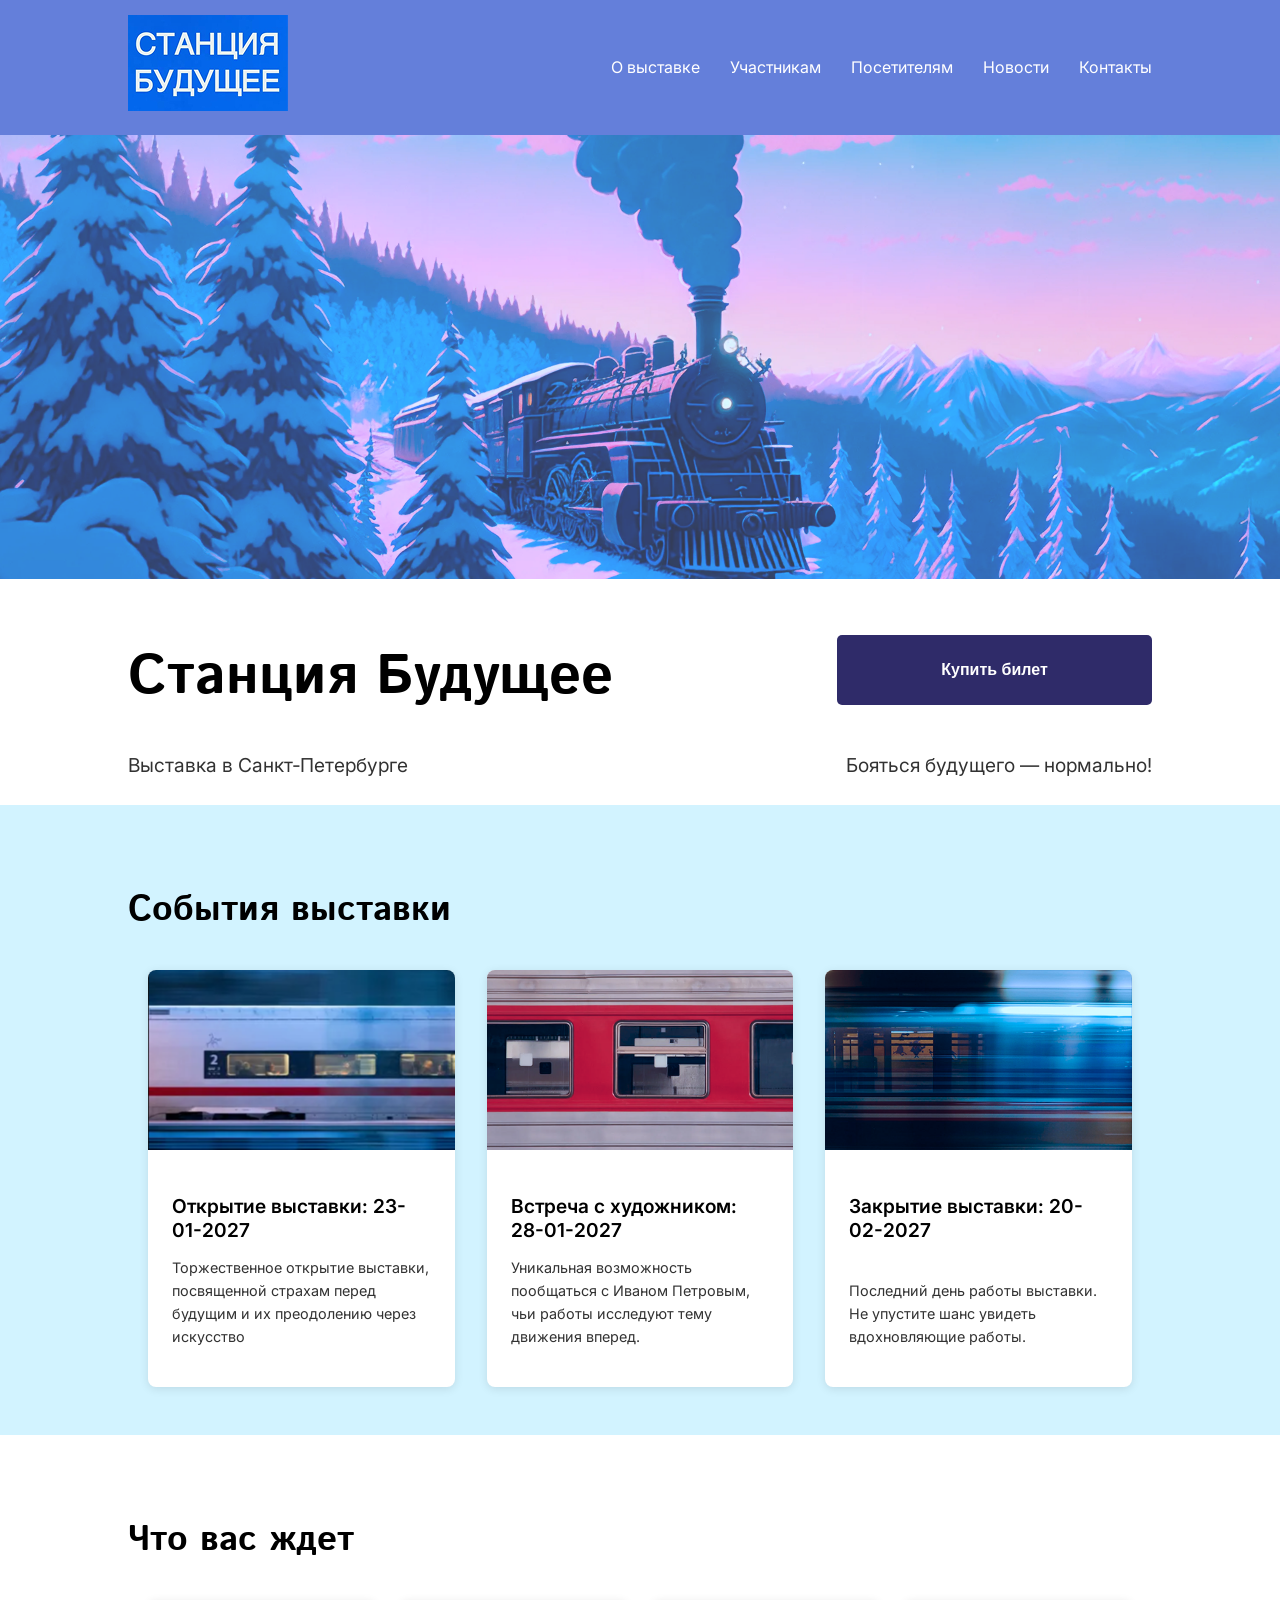
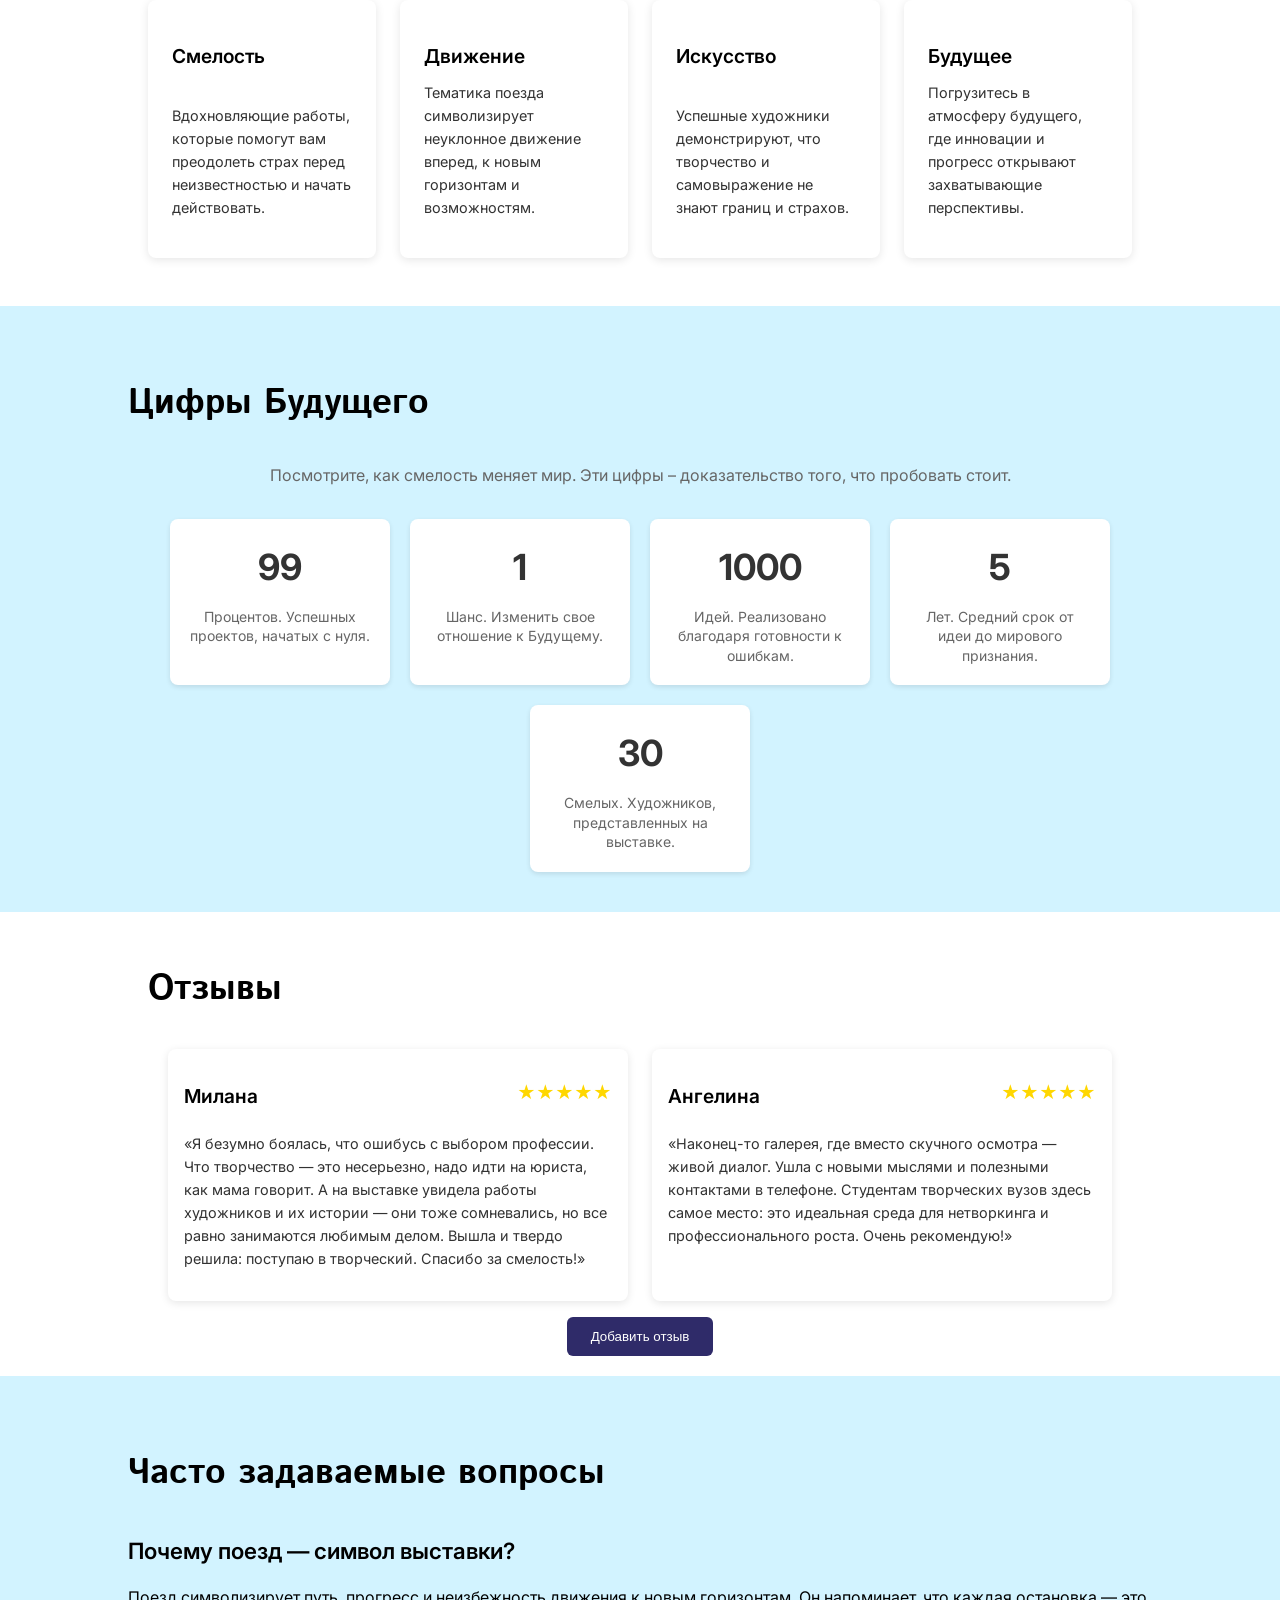
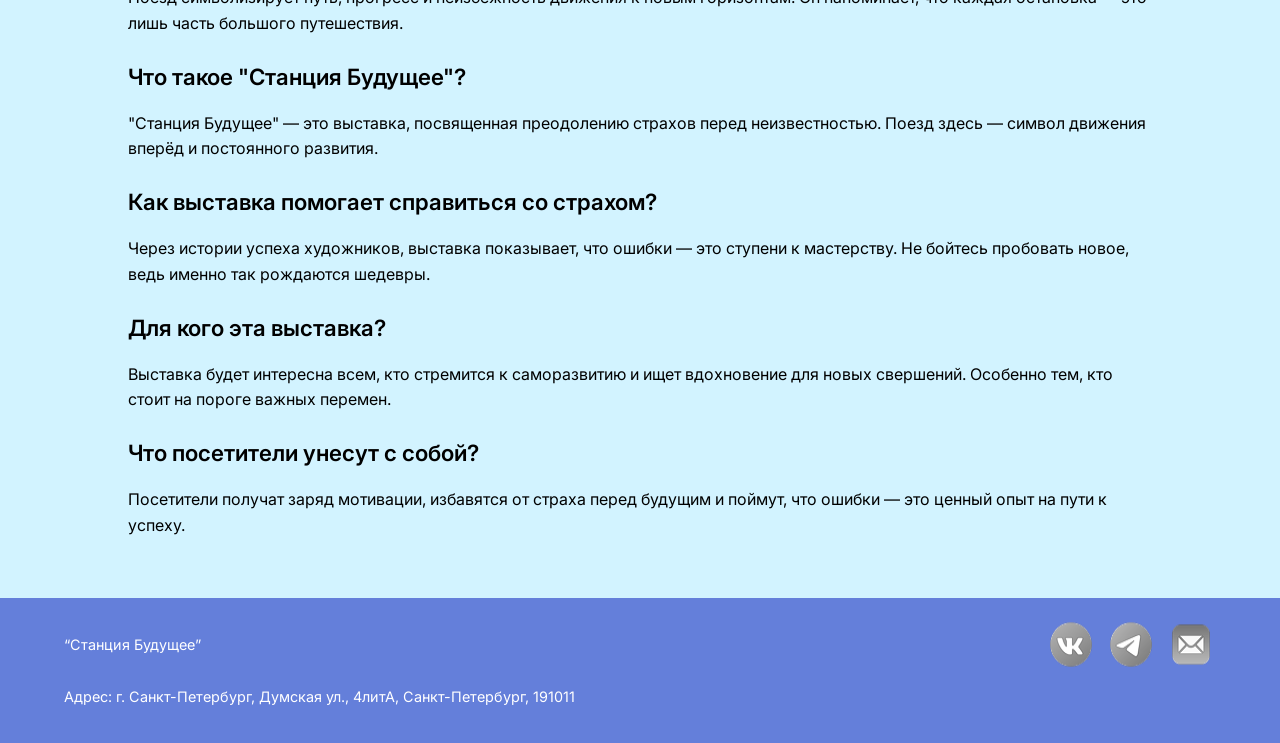
<file: index.html>
<!DOCTYPE html>
<html lang="ru">
<head>
    <meta charset="UTF-8">
    <meta name="viewport" content="width=device-width, initial-scale=1.0">
    <link rel="preconnect" href="https://fonts.googleapis.com">
    <link rel="preconnect" href="https://fonts.gstatic.com" crossorigin>
    <link href="https://fonts.googleapis.com/css2?family=Inter:ital,opsz,wght@0,14..32,100..900;1,14..32,100..900&family=Istok+Web:ital,wght@0,400;0,700;1,400;1,700&display=swap" rel="stylesheet">
    <title>Главная страница</title>
    <link rel="stylesheet" href="styles.css">
</head>

<body> 
    
        <header>
             <div class="container">
                <a href=" https://ellen0707.github.io/thefuturestation/">
                    <img src="фото/лого.png" alt="Логотип Станция Будущее"> 
                </a>
                <nav>
                    <ul>
                        <li><a href="https://ellen0707.github.io/thefuturestation/index2.html">О выставке</a></li>
                        <li><a href="https://ellen0707.github.io/thefuturestation/index3.html">Участникам</a></li>
                        <li><a href="https://ellen0707.github.io/thefuturestation/index4.html">Посетителям</a></li>
                        <li><a href="https://ellen0707.github.io/thefuturestation/index5.html">Новости</a></li>
                        <li><a href="https://ellen0707.github.io/thefuturestation/index6.html">Контакты</a></li>
                    </ul>
                </nav>
            </div>
        </header>

    <section>
        <img src="фото/поезд.png" alt="Поезд на фоне зимнего пейзажа" width="100%">
    </section>

    <div class="container">   
        <section class="banner">
            <div class="banner-content">
                <div class="banner-left">
                    <h1>Станция Будущее</h1>
                    <button onclick="location.href='#buy-ticket'">Купить билет</button>
                    
                </div>
                <div class="banner-right">
                    <p>Выставка в Санкт‑Петербурге</p>
                    
                     <p class="banner-subtitle">Бояться будущего — нормально!</p>
                </div>
            </div>
        </section>
    </div>
        <section class="events">
            <div class="container">
                <h2>События выставки</h2>
                <div class="events-container">
                    <div class="event-card">
                        <img src="фото/афиша1.png" alt="Открытие выставки" width="415px" height="306px">
                        <div class="event-info">
                            <h3>Открытие выставки: 23-01-2027</h3>
                            <p>Торжественное открытие выставки, посвященной страхам перед будущим и их преодолению через искусство</p>
                        </div>
                    </div>
                    <div class="event-card">
                        <img src="фото/афиша2.png" alt="Встреча с художником" width="415px" height="306px">
                        <div class="event-info">
                            <h3>Встреча с художником: 28-01-2027</h3>
                            <p>Уникальная возможность пообщаться с Иваном Петровым, чьи работы исследуют тему движения вперед.</p>
                        </div>
                    </div>
                    <div class="event-card">
                        <img src="фото/афиша3.png" alt="Закрытие выставки" width="415" height="306px">
                        <div class="event-info">
                            <h3>Закрытие выставки: 20-02-2027</h3>
                            <p>Последний день работы выставки. Не упустите шанс увидеть вдохновляющие работы.</p>
                        </div>
                    </div>
                </div>
            </div>
        </section>
    <div class="container">
        <section class="what-to-expect">
            <h2>Что вас ждет</h2>
            <div class="card-grid">
                <div class="card">
                    <h3>Смелость</h3>
                    <p>Вдохновляющие работы, которые помогут вам преодолеть страх перед неизвестностью и начать действовать.</p>
                </div>
                <div class="card">
                    <h3>Движение</h3>
                    <p>Тематика поезда символизирует неуклонное движение вперед, к новым горизонтам и возможностям.</p>
                </div>
                <div class="card">
                    <h3>Искусство</h3>
                    <p>Успешные художники демонстрируют, что творчество и самовыражение не знают границ и страхов.</p>
                </div>
                <div class="card">
                    <h3>Будущее</h3>
                    <p>Погрузитесь в атмосферу будущего, где инновации и прогресс открывают захватывающие перспективы.</p>
                </div>
            </div>
        </section>
    </div>
        <section class="future-numbers">
            <div class="container">
                <h2>Цифры Будущего</h2>
                <p>Посмотрите, как смелость меняет мир. Эти цифры – доказательство того, что пробовать стоит.</p>
                <div class="numbers-grid">
                    <div class="number-card">
                        <div class="number">99</div>
                        <div class="description">Процентов. Успешных проектов, начатых с нуля.</div>
                    </div>
                    <div class="number-card">
                        <div class="number">1</div>
                        <div class="description">Шанс. Изменить свое отношение к Будущему.</div>
                    </div>
                    <div class="number-card">
                        <div class="number">1000</div>
                        <div class="description">Идей. Реализовано благодаря готовности к ошибкам.</div>
                    </div>
                    <div class="number-card">
                        <div class="number">5</div>
                        <div class="description">Лет. Средний срок от идеи до мирового признания.</div>
                    </div>
                <div class="number-card">
                        <div class="number">30</div>
                        <div class="description">Смелых. Художников, представленных на выставке.</div>
                    </div>
                </div>
            </div>
        </section>
    <div class="container">
        <section class="reviews">
            <h2>Отзывы</h2>
            <div class="reviews-grid">
                <div class="review-card">
                    <div class="review-header">
                        <h3>Милана</h3>
                        <div class="rating">★★★★★</div>
                    </div>
                    <p>«Я безумно боялась, что ошибусь с выбором профессии. Что творчество — это несерьезно, надо идти на юриста, как мама говорит. А на выставке увидела работы художников и их истории — они тоже сомневались, но все равно занимаются любимым делом. Вышла и твердо решила: поступаю в творческий. Спасибо за смелость!»</p>
                </div>
                <div class="review-card">
                    <div class="review-header">
                        <h3>Ангелина</h3>
                        <div class="rating">★★★★★</div>
                    </div>
                    <p>«Наконец-то галерея, где вместо скучного осмотра — живой диалог. Ушла с новыми мыслями и полезными контактами в телефоне. Студентам творческих вузов здесь самое место: это идеальная среда для нетворкинга и профессионального роста. Очень рекомендую!»</p>
                </div>
            </div>
            <button>Добавить отзыв</button>
        </section>
    </div>
        <section class="faq">
            <div class="container">
                <h2>Часто задаваемые вопросы</h2>
                <div class="faq-item">
                    <h3>Почему поезд — символ выставки?</h3>
                    <p>Поезд символизирует путь, прогресс и неизбежность движения к новым горизонтам. Он напоминает, что каждая остановка — это лишь часть большого путешествия.</p>
                </div>
                <div class="faq-item">
                    <h3>Что такое "Станция Будущее"?</h3>
                    <p>"Станция Будущее" — это выставка, посвященная преодолению страхов перед неизвестностью. Поезд здесь — символ движения вперёд и постоянного развития.</p>
                </div>
                <div class="faq-item">
                    <h3>Как выставка помогает справиться со страхом?</h3>
                    <p>Через истории успеха художников, выставка показывает, что ошибки — это ступени к мастерству. Не бойтесь пробовать новое, ведь именно так рождаются шедевры.</p>
                </div>
                <div class="faq-item">
                    <h3>Для кого эта выставка?</h3>
                    <p>Выставка будет интересна всем, кто стремится к саморазвитию и ищет вдохновение для новых свершений. Особенно тем, кто стоит на пороге важных перемен.</p>
                </div>
                <div class="faq-item">
                    <h3>Что посетители унесут с собой?</h3>
                    <p>Посетители получат заряд мотивации, избавятся от страха перед будущим и поймут, что ошибки — это ценный опыт на пути к успеху.</p>
                </div>
            </div>
        </section>

    <footer>
        <div class="footer-content">
            <div class="right">
                <p>“Станция Будущее”</p>
                 <img src="фото/соцсети.png" alt="соцсети">
            </div>
            <div class="left">
               <p>Адрес: г. Санкт-Петербург, Думская ул., 4литА, Санкт-Петербург, 191011</p>
            </div>
        </div>
    </footer>
</body>

</html>
</file>
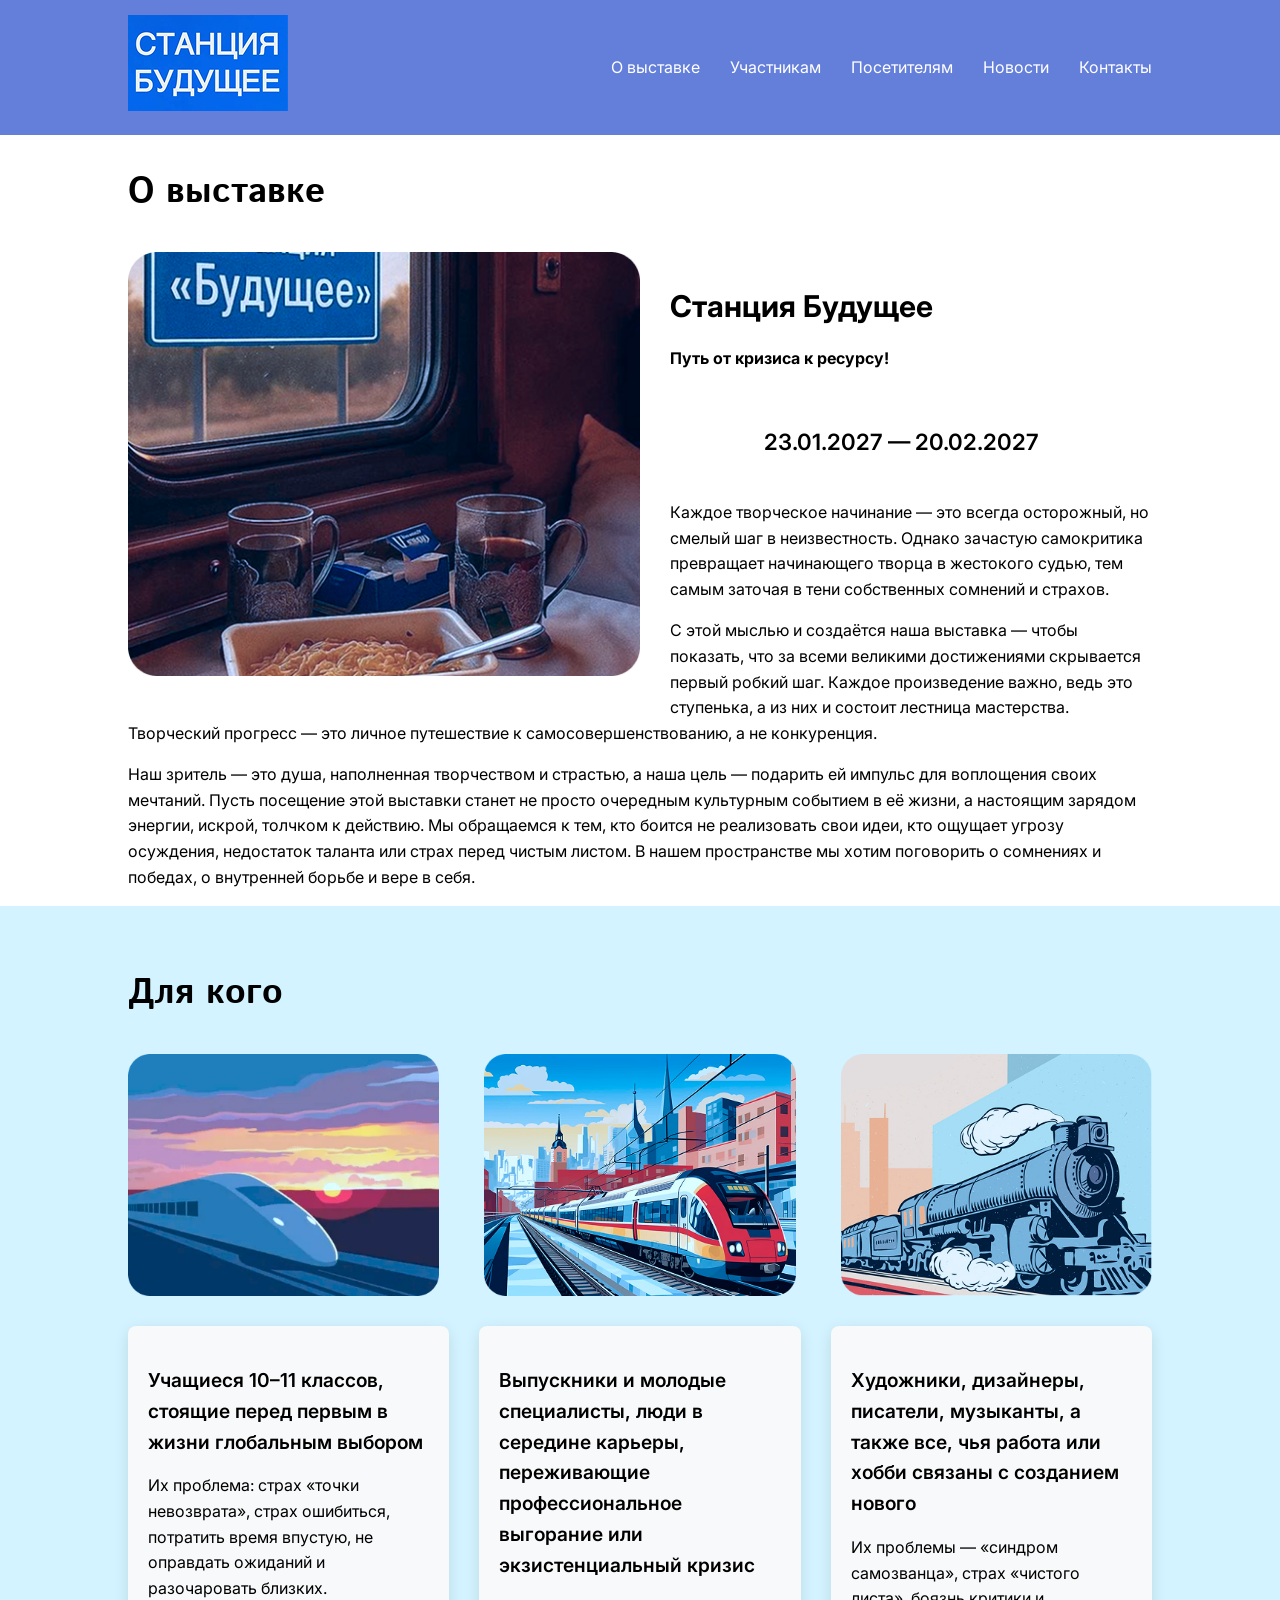
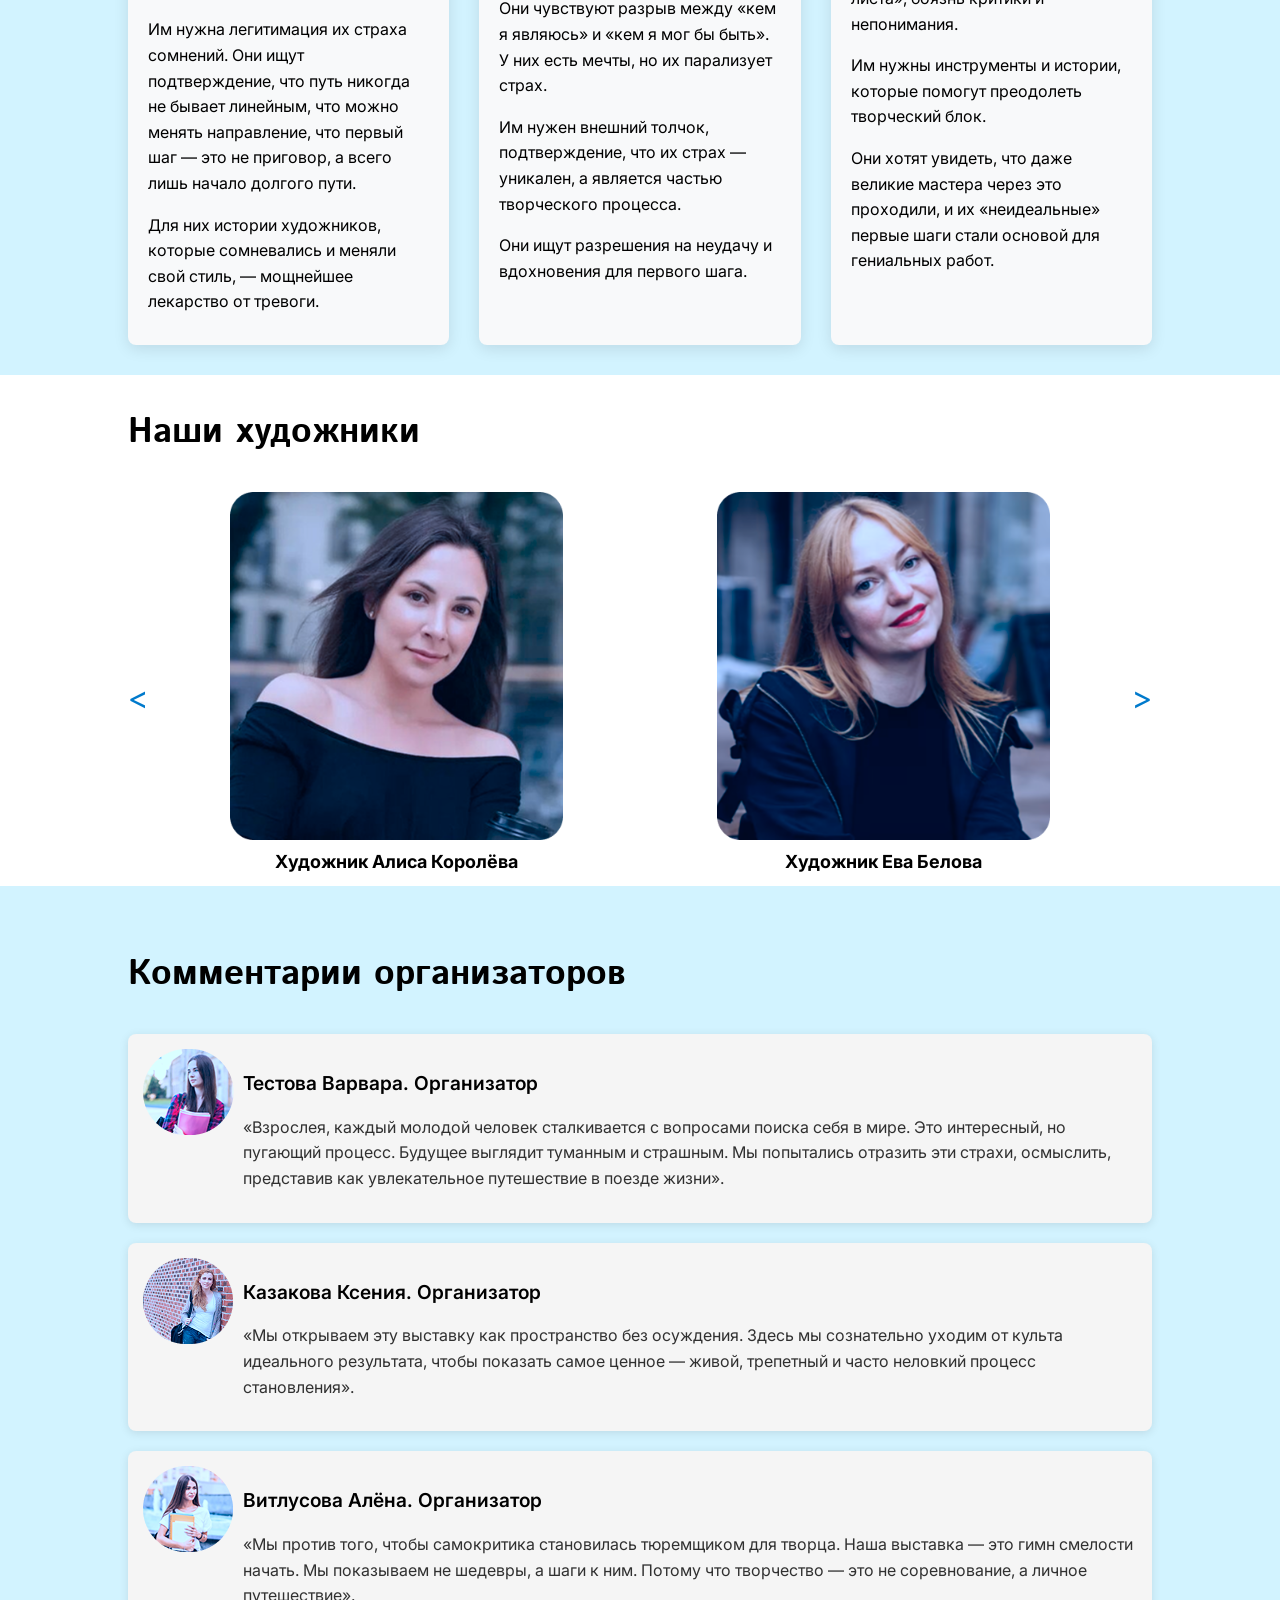
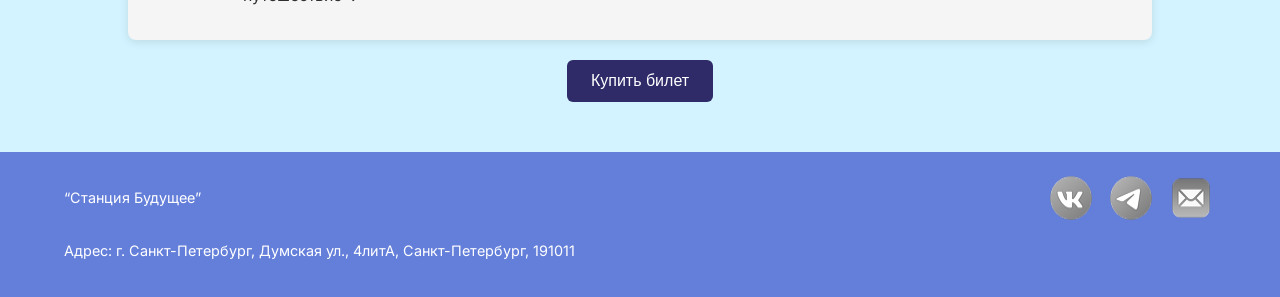
<file: index2.html>
<!DOCTYPE html>
<html lang="ru">
<head>
    <meta charset="UTF-8">
    <meta name="viewport" content="width=device-width, initial-scale=1.0">
    <link rel="preconnect" href="https://fonts.googleapis.com">
    <link rel="preconnect" href="https://fonts.gstatic.com" crossorigin>
    <link href="https://fonts.googleapis.com/css2?family=Inter:ital,opsz,wght@0,14..32,100..900;1,14..32,100..900&family=Istok+Web:ital,wght@0,400;0,700;1,400;1,700&display=swap" rel="stylesheet">
    <title>О выставке</title>
    <link rel="stylesheet" href="styles2.css">
</head>

<body>
        <header>
             <div class="container">
                <a href=" https://ellen0707.github.io/thefuturestation/">
                    <img src="фото/лого.png" alt="Логотип Станция Будущее"> 
                </a>
                <nav>
                    <ul>
                        <li><a href="https://ellen0707.github.io/thefuturestation/index2.html">О выставке</a></li>
                        <li><a href="https://ellen0707.github.io/thefuturestation/index3.html">Участникам</a></li>
                        <li><a href="https://ellen0707.github.io/thefuturestation/index4.html">Посетителям</a></li>
                        <li><a href="https://ellen0707.github.io/thefuturestation/index5.html">Новости</a></li>
                        <li><a href="https://ellen0707.github.io/thefuturestation/index6.html">Контакты</a></li>
                    </ul>
                </nav>
            </div>
        </header>

     <div class="container">  
        <section class="about">
            <h2>О выставке</h2>
            <div class="exhibition-info">
                <div class="image-container">
                    <img src="фото/постер.png" alt="Будущее" width="100%">
                </div>
                <div class="text-container">
                    <h3>Станция Будущее</h3>
                    
                    <p><strong>Путь от кризиса к ресурсу!</strong></p>
                    <div class="dates">
                        <h3>23.01.2027 — 20.02.2027</h3>
                    </div>
                    <p>Каждое творческое начинание — это всегда осторожный, но смелый шаг в неизвестность. Однако зачастую самокритика превращает начинающего творца в жестокого судью, тем самым заточая в тени собственных сомнений и страхов.</p>
                    <p>С этой мыслью и создаётся наша выставка — чтобы показать, что за всеми великими достижениями скрывается первый робкий шаг. Каждое произведение важно, ведь это ступенька, а из них и состоит лестница мастерства. Творческий прогресс — это личное путешествие к самосовершенствованию, а не конкуренция.</p>
                    <p>Наш зритель — это душа, наполненная творчеством и страстью, а наша цель — подарить ей импульс для воплощения своих мечтаний. Пусть посещение этой выставки станет не просто очередным культурным событием в её жизни, а настоящим зарядом энергии, искрой, толчком к действию. Мы обращаемся к тем, кто боится не реализовать свои идеи, кто ощущает угрозу осуждения, недостаток таланта или страх перед чистым листом. В нашем пространстве мы хотим поговорить о сомнениях и победах, о внутренней борьбе и вере в себя.</p>
                </div>
            </div>
        </section>
    </div>
        <section class="forwhom">
            <div class="container">  
                <h2>Для кого</h2>
                <div class="image-row">
                    <img src="фото/перс1.png" alt="Учащиеся 10-11 классов" class="for-whom-image">
                    <img src="фото/перс2.png" alt="Выпускники и молодые специалисты" class="for-whom-image">
                    <img src="фото/перс3.png" alt="Художники, дизайнеры, писатели" class="for-whom-image">
                </div>
                <div class="text-row">
                    <div class="text-item">
                        <h3>Учащиеся 10–11 классов, стоящие перед первым в жизни глобальным выбором</h3>
                        <p>Их проблема: страх «точки невозврата», страх ошибиться, потратить время впустую, не оправдать ожиданий и разочаровать близких.</p>
                        <p>Им нужна легитимация их страха сомнений. Они ищут подтверждение, что путь никогда не бывает линейным, что можно менять направление, что первый шаг — это не приговор, а всего лишь начало долгого пути.</p>
                        <p>Для них истории художников, которые сомневались и меняли свой стиль, — мощнейшее лекарство от тревоги.</p>
                    </div>
                    <div class="text-item">
                        <h3>Выпускники и молодые специалисты, люди в середине карьеры, переживающие профессиональное выгорание или экзистенциальный кризис</h3>
                        <p>Они чувствуют разрыв между «кем я являюсь» и «кем я мог бы быть». У них есть мечты, но их парализует страх.</p>
                        <p>Им нужен внешний толчок, подтверждение, что их страх — уникален, а является частью творческого процесса.</p>
                        <p>Они ищут разрешения на неудачу и вдохновения для первого шага.</p>
                    </div>
                    <div class="text-item">
                        <h3>Художники, дизайнеры, писатели, музыканты, а также все, чья работа или хобби связаны с созданием нового</h3>
                        <p>Их проблемы — «синдром самозванца», страх «чистого листа», боязнь критики и непонимания.</p>
                        <p>Им нужны инструменты и истории, которые помогут преодолеть творческий блок.</p>
                        <p>Они хотят увидеть, что даже великие мастера через это проходили, и их «неидеальные» первые шаги стали основой для гениальных работ.</p>
                    </div>
                </div>
            </section>
    <div class="container">  
         <section class="our-artists">
            <h2>Наши художники</h2>
             <div class="artists-slider">
                <div class="slider-btn">
                    <span>&lt;</span>
                </div>
                <div class="artist-cards-wrapper">
                    <div class="artist-card">
                        <img src="фото/худ1.png" alt="Алиса Королёва" width="70%">
                        <h3>Художник Алиса Королёва</h3>
                    </div>
                    <div class="artist-card">
                        <img src="фото/худ2.png" alt="Ева Белова" width="70%">
                        <h3>Художник Ева Белова</h3>
                    </div>
                </div>
                <div class="slider-btn">
                    <span>&gt;</span>
                </div>
            </div>
        </section>
    </div>

        <section class="organizers-comments">
            <div class="container">  
                <h2>Комментарии организаторов</h2>
                <div class="comment-card">
                    <div class="avatar-container">
                        <img src="фото/29.png" alt="Тестова Варвара">
                    </div>
                    <div class="comment-text"> 
                        <h3>Тестова Варвара. Организатор</h3>
                        <p>«Взрослея, каждый молодой человек сталкивается с вопросами поиска себя в мире. Это интересный, но пугающий процесс. Будущее выглядит туманным и страшным. Мы попытались отразить эти страхи, осмыслить, представив как увлекательное путешествие в поезде жизни».</p>
                    </div>
                </div>
                <div class="comment-card">
                    <div class="avatar-container">
                        <img src="фото/30.png" alt="Казакова Ксения">
                    </div>
                    <div class="comment-text">
                        <h3>Казакова Ксения. Организатор</h3>
                        <p>«Мы открываем эту выставку как пространство без осуждения. Здесь мы сознательно уходим от культа идеального результата, чтобы показать самое ценное — живой, трепетный и часто неловкий процесс становления».</p>
                    </div>
                </div> 
                <div class="comment-card">
                    <div class="avatar-container">
                        <img src="фото/31.png" alt="Витлусова Алёна">
                    </div>
                    <div class="comment-text">
                        <h3>Витлусова Алёна. Организатор</h3>
                        <p>«Мы против того, чтобы самокритика становилась тюремщиком для творца. Наша выставка — это гимн смелости начать. Мы показываем не шедевры, а шаги к ним. Потому что творчество — это не соревнование, а личное путешествие».</p>
                    </div>
                </div>
                <button class="buy-ticket-btn">Купить билет</button>
            </div>
        </section>

    <footer>
        <div class="footer-content">
            <div class="right">
                <p>“Станция Будущее”</p>
                 <img src="фото/соцсети.png" alt="соцсети">
            </div>
            <div class="left">
               <p>Адрес: г. Санкт-Петербург, Думская ул., 4литА, Санкт-Петербург, 191011</p>
            </div>
        </div>
    </footer>
</body>
</html>
</file>
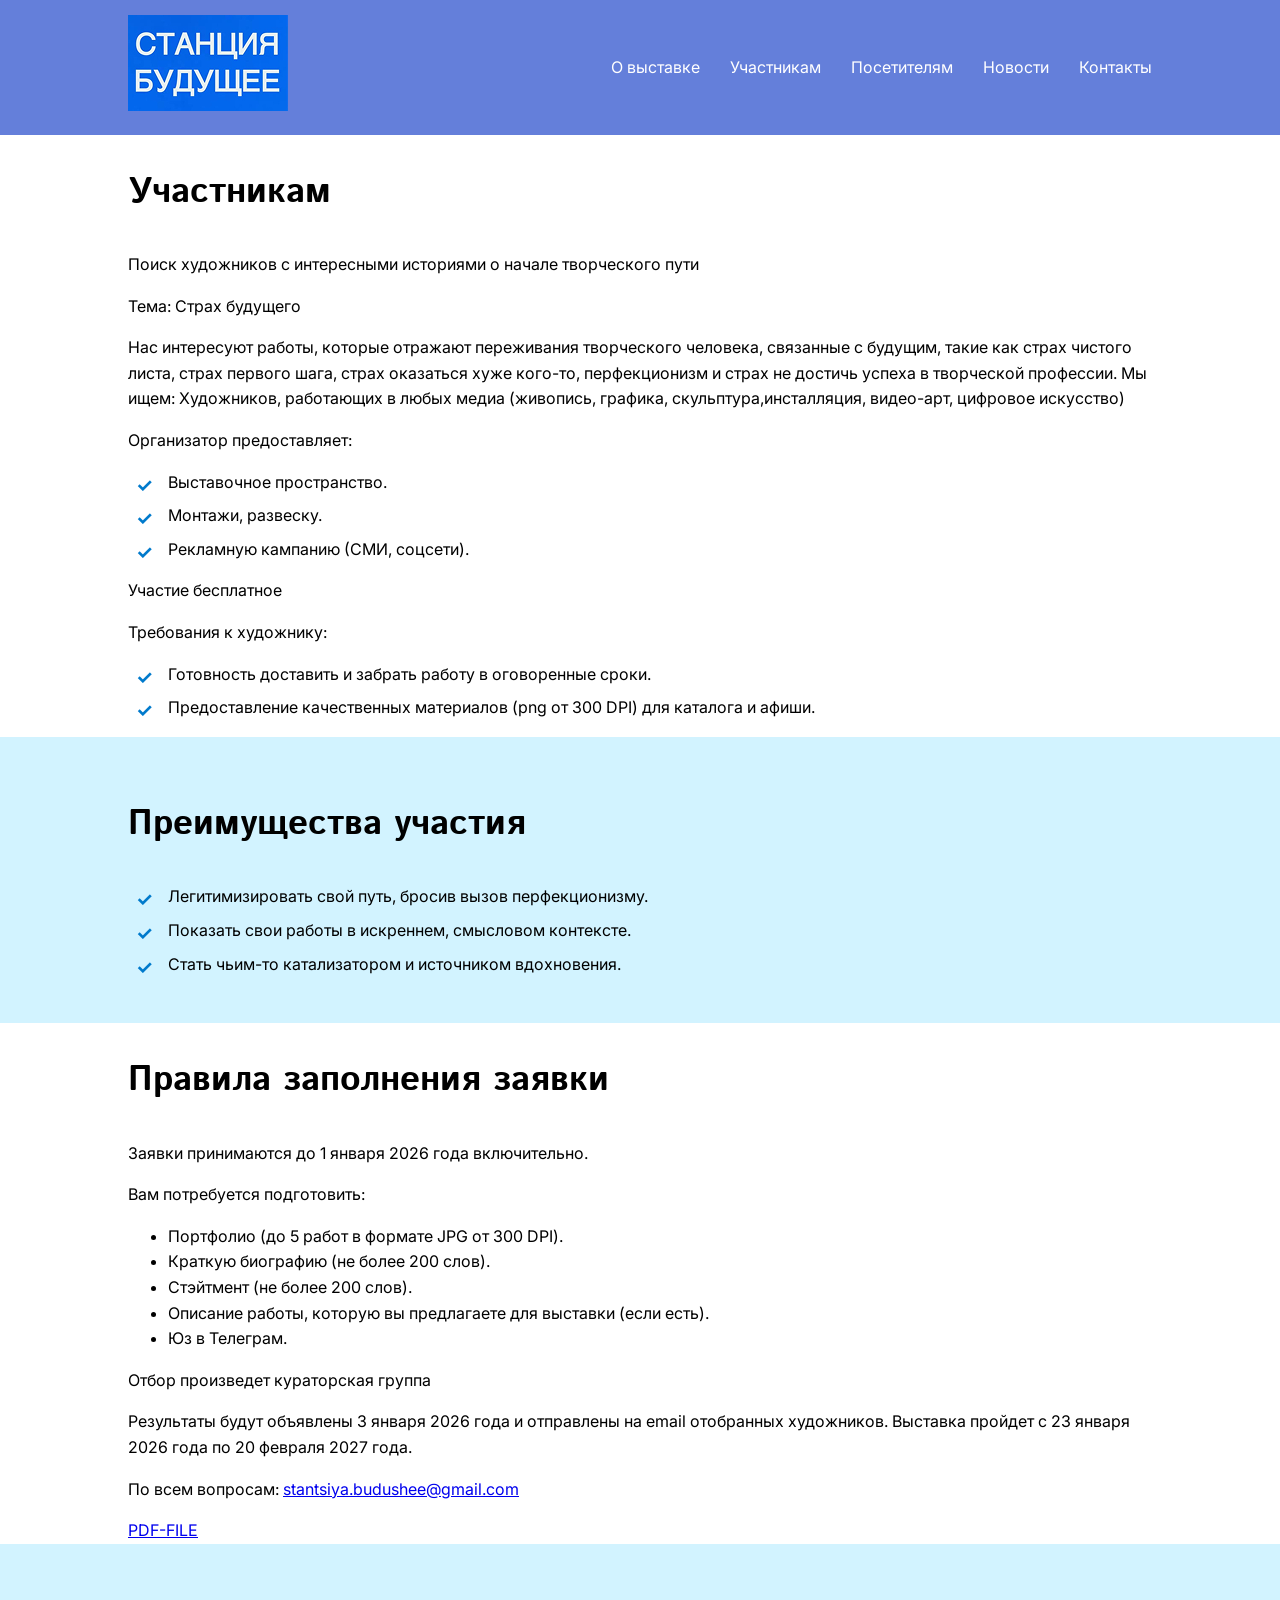
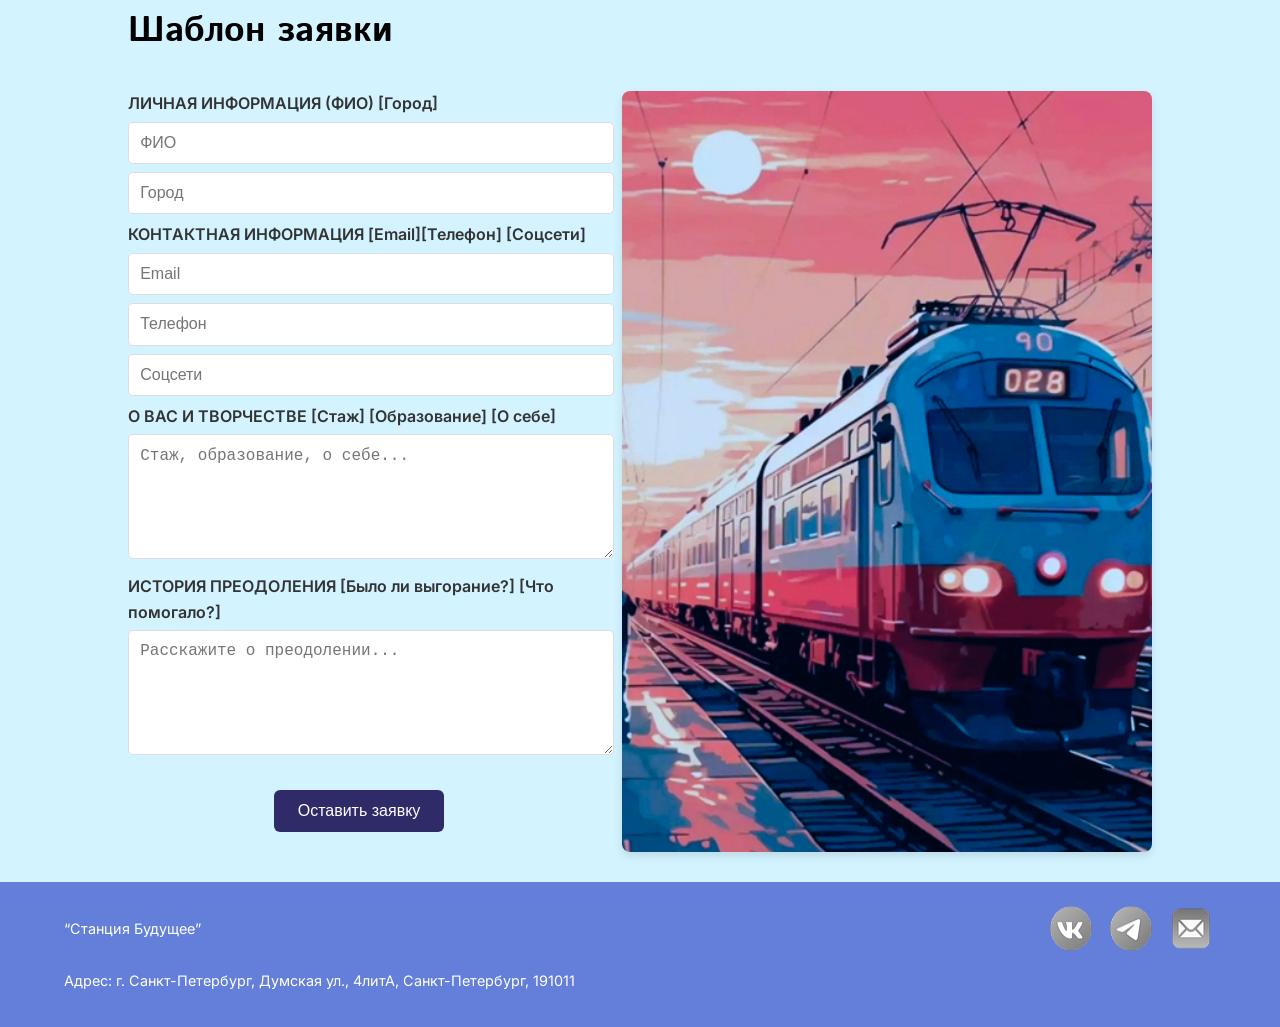
<file: index3.html>
<!DOCTYPE html>
<html lang="ru">
<head>
    <meta charset="UTF-8">
    <meta name="viewport" content="width=device-width, initial-scale=1.0">
    <link rel="preconnect" href="https://fonts.googleapis.com">
    <link rel="preconnect" href="https://fonts.gstatic.com" crossorigin>
    <link href="https://fonts.googleapis.com/css2?family=Inter:ital,opsz,wght@0,14..32,100..900;1,14..32,100..900&family=Istok+Web:ital,wght@0,400;0,700;1,400;1,700&display=swap" rel="stylesheet">
    <title>Участникам</title>
    <link rel="stylesheet" href="styles3.css">
</head>

<body>
        <header>
             <div class="container">
                <a href=" https://ellen0707.github.io/thefuturestation/">
                    <img src="фото/лого.png" alt="Логотип Станция Будущее"> 
                </a>
                <nav>
                    <ul>
                        <li><a href="https://ellen0707.github.io/thefuturestation/index2.html">О выставке</a></li>
                        <li><a href="https://ellen0707.github.io/thefuturestation/index3.html">Участникам</a></li>
                        <li><a href="https://ellen0707.github.io/thefuturestation/index4.html">Посетителям</a></li>
                        <li><a href="https://ellen0707.github.io/thefuturestation/index5.html">Новости</a></li>
                        <li><a href="https://ellen0707.github.io/thefuturestation/index6.html">Контакты</a></li>
                    </ul>
                </nav>
            </div>
        </header>

    <div class="container">  
        <section class="participans">
            <h2>Участникам</h2>
            <p>Поиск художников с интересными историями о начале творческого пути</p>
            <p>Тема: Страх будущего</p>
            <p>Нас интересуют работы, которые отражают переживания творческого человека, связанные с будущим, такие как страх чистого листа, страх первого шага, страх оказаться хуже кого-то, перфекционизм и страх не достичь успеха в творческой профессии. Мы ищем: Художников, работающих в любых медиа (живопись, графика, скульптура,инсталляция, видео-арт, цифровое искусство)</p>
            <p>Организатор предоставляет:</p> 
            <ul>
                <li>Выставочное пространство.</li>
                <li>Монтажи, развеску.</li>
                <li>Рекламную кампанию (СМИ, соцсети).</li>
            </ul>
            <p>Участие бесплатное</p>
            <p>Требования к художнику:</p>
            <ul>
                <li>Готовность доставить и забрать работу в оговоренные сроки.</li>
                <li>Предоставление качественных материалов (png от 300 DPI) для каталога и афиши.</li>
            </ul>
        </section>
    </div>
        <section class="benefits">
            <div class="container">  
                <h2>Преимущества участия</h2>
                <div class="advantages">
                    <ul>
                        <li>Легитимизировать свой путь, бросив вызов перфекционизму.</li>
                        <li>Показать свои работы в искреннем, смысловом контексте.</li>
                        <li>Стать чьим-то катализатором и источником вдохновения.</li>
                    </ul>
                </div>
            </div>
        </section>
    <div class="container">  
        <section class="rools">
            <h2>Правила заполнения заявки</h2>
            <p>Заявки принимаются до 1 января 2026 года включительно.</p>
            <p>Вам потребуется подготовить:</p>
            <ul>
                <li>Портфолио (до 5 работ в формате JPG от 300 DPI).</li>
                <li>Краткую биографию (не более 200 слов).</li>
                <li>Стэйтмент (не более 200 слов).</li>
                <li>Описание работы, которую вы предлагаете для выставки (если есть).</li>
                <li>Юз в Телеграм.</li>
            </ul>
            <p>Отбор произведет кураторская группа</p>
            <p>Результаты будут объявлены 3 января 2026 года и отправлены на email отобранных художников. Выставка пройдет с 23 января 2026 года по 20 февраля 2027 года.</p>
            <p>По всем вопросам: <a href="mailto:stantsiya.budushee@gmail.com">stantsiya.budushee@gmail.com</a></p>
            <a href="pdf-file.pdf" download>PDF-FILE</a>
        </section>
    </div>
    
        <section class="pattern">
            <div class="container">  
                <h2>Шаблон заявки</h2>
                <div class="form-container">
                    <div>
                        <label>ЛИЧНАЯ ИНФОРМАЦИЯ (ФИО) [Город]</label>
                        <input type="text" placeholder="ФИО">
                        <input type="text" placeholder="Город">

                        <label>КОНТАКТНАЯ ИНФОРМАЦИЯ [Email][Телефон] [Соцсети]</label>
                        <input type="email" placeholder="Email">
                        <input type="tel" placeholder="Телефон">
                        <input type="text" placeholder="Соцсети">

                        <label>О ВАС И ТВОРЧЕСТВЕ [Стаж] [Образование] [О себе]</label>
                        <textarea placeholder="Стаж, образование, о себе..."></textarea>

                        <label>ИСТОРИЯ ПРЕОДОЛЕНИЯ [Было ли выгорание?] [Что помогало?]</label>
                        <textarea placeholder="Расскажите о преодолении..."></textarea>
                        <button>Оставить заявку</button>
                    </div>
                <img src="фото/шаблон.png" alt="постер">
            </div>
        </section>

    <footer>
        <div class="footer-content">
            <div class="right">
                <p>“Станция Будущее”</p>
                 <img src="фото/соцсети.png" alt="соцсети">
            </div>
            <div class="left">
               <p>Адрес: г. Санкт-Петербург, Думская ул., 4литА, Санкт-Петербург, 191011</p>
            </div>
        </div>
    </footer>
</body>
</html>
</file>
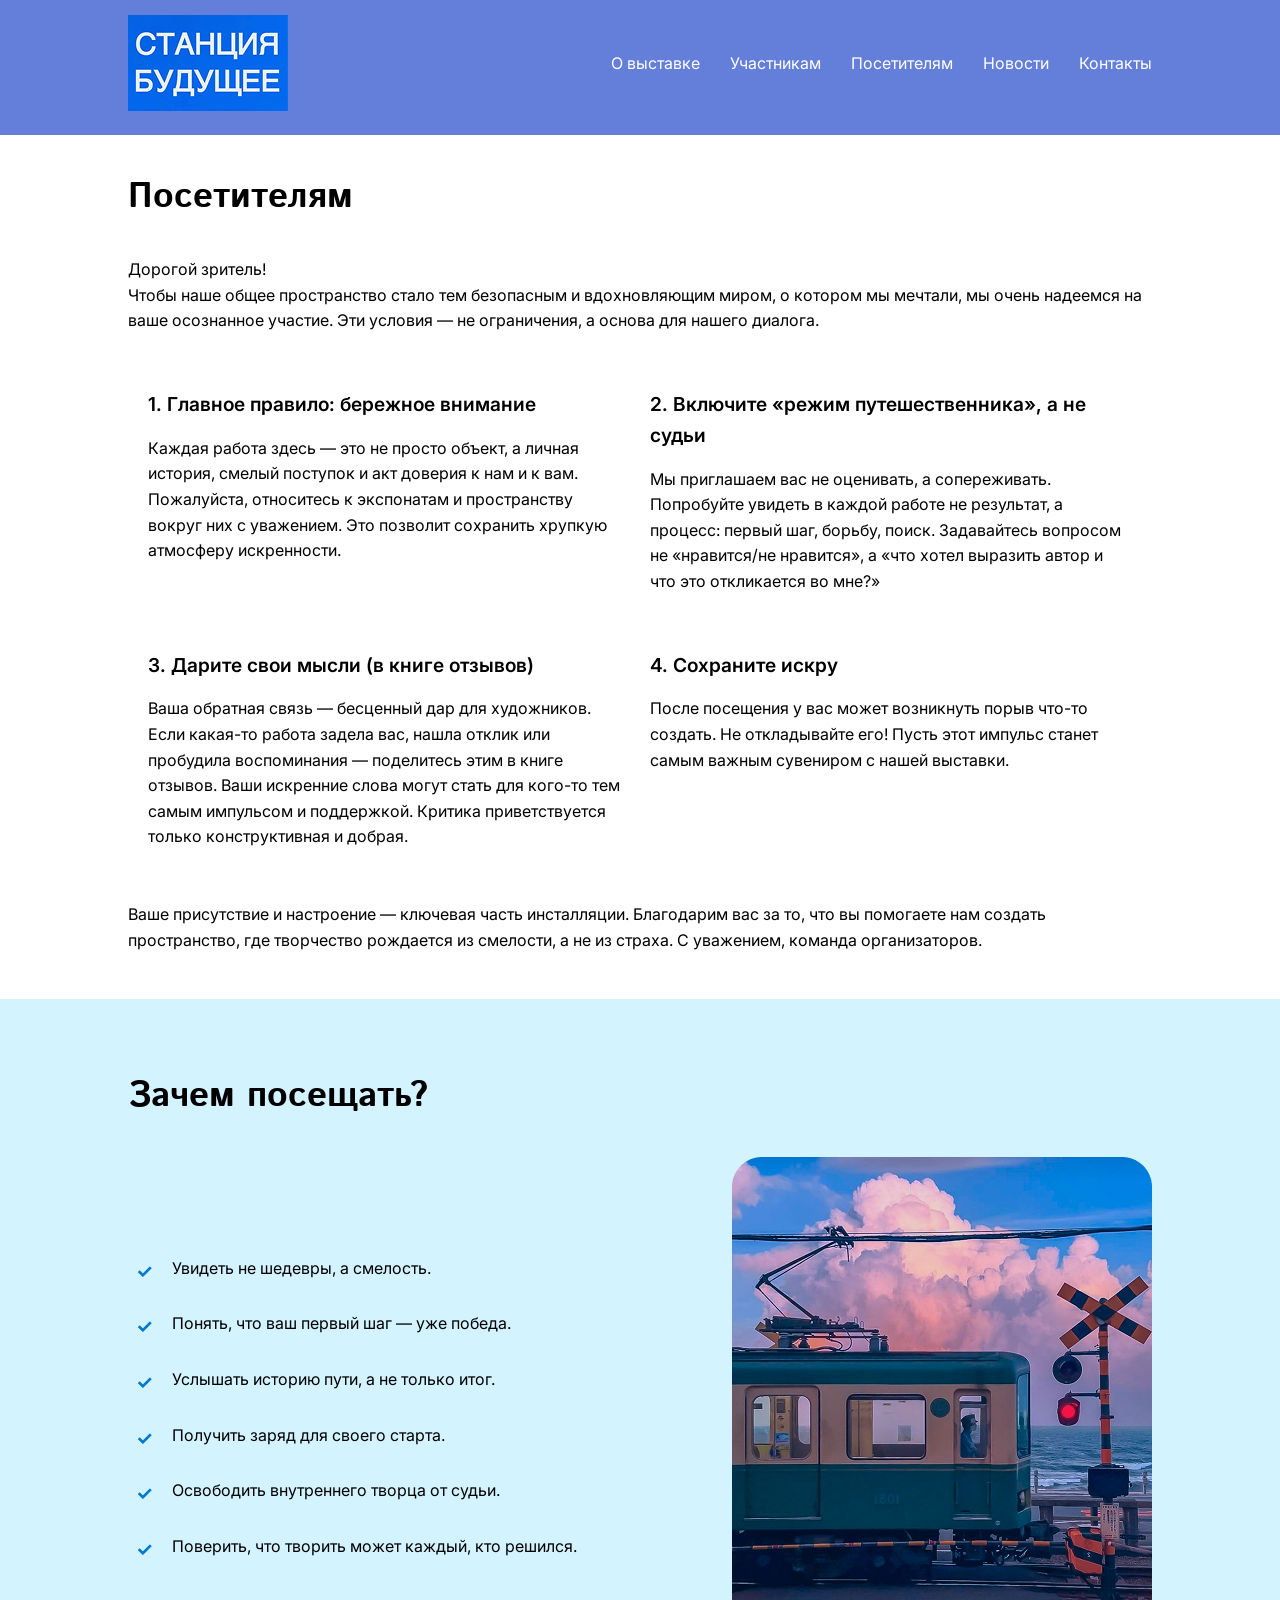
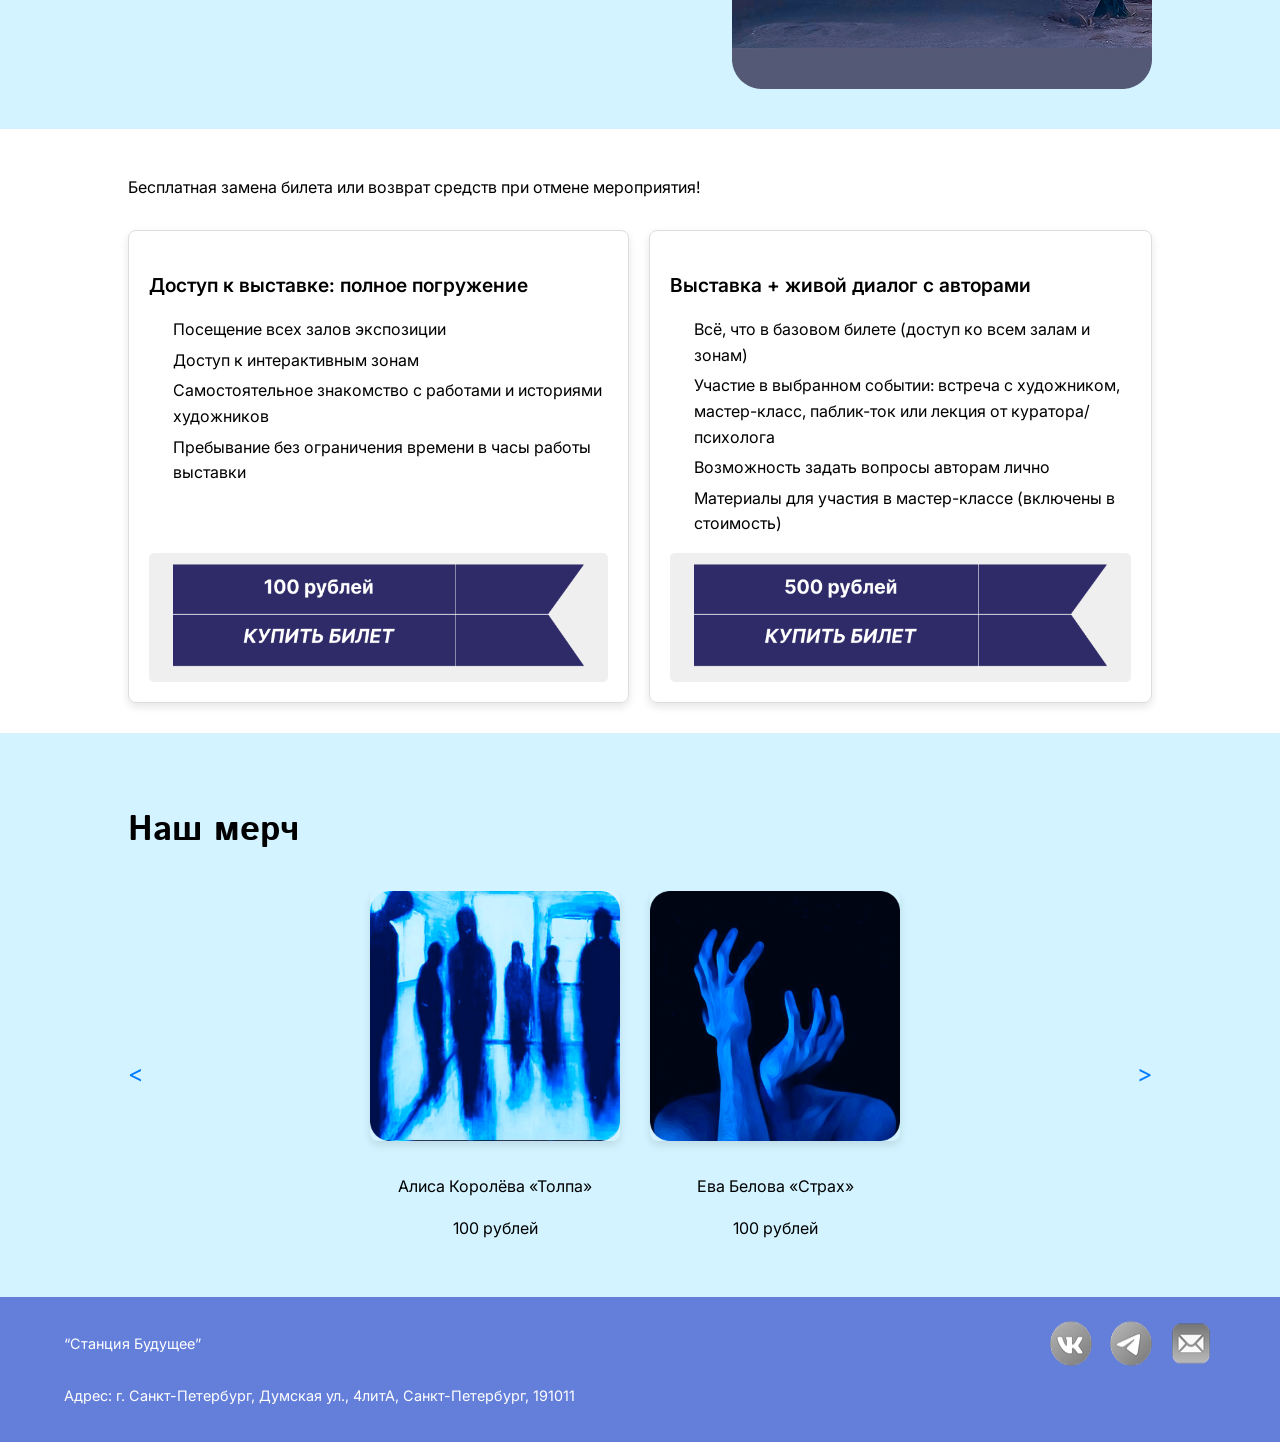
<file: index4.html>
<!DOCTYPE html>
<html lang="ru">
<head>
    <meta charset="UTF-8">
    <meta name="viewport" content="width=device-width, initial-scale=1.0">
    <link rel="preconnect" href="https://fonts.googleapis.com">
    <link rel="preconnect" href="https://fonts.gstatic.com" crossorigin>
    <link href="https://fonts.googleapis.com/css2?family=Inter:ital,opsz,wght@0,14..32,100..900;1,14..32,100..900&family=Istok+Web:ital,wght@0,400;0,700;1,400;1,700&display=swap" rel="stylesheet">
    <title>Посетителям</title>
    <link rel="stylesheet" href="styles4.css">
</head>

<body> 
    
        <header>
             <div class="container">
                <a href=" https://ellen0707.github.io/thefuturestation/">
                    <img src="фото/лого.png" alt="Логотип Станция Будущее"> 
                </a>
                <nav>
                    <ul>
                        <li><a href="https://ellen0707.github.io/thefuturestation/index2.html">О выставке</a></li>
                        <li><a href="https://ellen0707.github.io/thefuturestation/index3.html">Участникам</a></li>
                        <li><a href="https://ellen0707.github.io/thefuturestation/index4.html">Посетителям</a></li>
                        <li><a href="https://ellen0707.github.io/thefuturestation/index5.html">Новости</a></li>
                        <li><a href="https://ellen0707.github.io/thefuturestation/index6.html">Контакты</a></li>
                    </ul>
                </nav>
            </div>
        </header>

    <div class="container">   
        <section class="visitors">
            <h2>Посетителям</h2>
            <p>Дорогой зритель!<br>
                Чтобы наше общее пространство стало тем безопасным и вдохновляющим миром, о котором мы мечтали, мы очень надеемся на ваше осознанное участие. Эти условия — не ограничения, а основа для нашего диалога.</p>
            <div class="rules">
                <div class="rule1">
                    <h3>1. Главное правило: бережное внимание</h3>
                    <p>Каждая работа здесь — это не просто объект, а личная история, смелый поступок и акт доверия к нам и к вам. Пожалуйста, относитесь к экспонатам и пространству вокруг них с уважением. Это позволит сохранить хрупкую атмосферу искренности.</p>
                </div>
                <div class="rule2">
                    <h3>2. Включите «режим путешественника», а не судьи</h3>
                    <p>Мы приглашаем вас не оценивать, а сопереживать. Попробуйте увидеть в каждой работе не результат, а процесс: первый шаг, борьбу, поиск. Задавайтесь вопросом не «нравится/не нравится», а «что хотел выразить автор и что это откликается во мне?»</p>
                </div>
                <div class="rule3">
                    <h3>3. Дарите свои мысли (в книге отзывов)</h3>
                    <p>Ваша обратная связь — бесценный дар для художников. Если какая-то работа задела вас, нашла отклик или пробудила воспоминания — поделитесь этим в книге отзывов. Ваши искренние слова могут стать для кого-то тем самым импульсом и поддержкой. Критика приветствуется только конструктивная и добрая.</p>
                </div>
                <div class="rule4">
                    <h3>4. Сохраните искру</h3>
                    <p>После посещения у вас может возникнуть порыв что-то создать. Не откладывайте его! Пусть этот импульс станет самым важным сувениром с нашей выставки.</p>
                </div>
            </div>
            <p>Ваше присутствие и настроение — ключевая часть инсталляции. Благодарим вас за то, что вы помогаете нам создать пространство, где творчество рождается из смелости, а не из страха. С уважением, команда организаторов.</p>
        </section>
    </div>    
        <section class="why-visit">
            <div class="container">
                <h2>Зачем посещать?</h2>
                <div class="flex-container">
                    <ul class="reasons-list">
                        <li>Увидеть не шедевры, а смелость.</li>
                        <li>Понять, что ваш первый шаг — уже победа.</li>
                        <li>Услышать историю пути, а не только итог.</li>
                        <li>Получить заряд для своего старта.</li>
                        <li>Освободить внутреннего творца от судьи.</li>
                        <li>Поверить, что творить может каждый, кто решился.</li>
                    </ul>
                <div class="image-container"></div>
                    <img src="фото/зачем посещать.png" alt="Поезд на закате">
                </div>
            </div>
        </section>
    <div class="container">
        <section id="ticket-purchase">
            <p class="refund-notice">Бесплатная замена билета или возврат средств при отмене мероприятия!</p>
            <div class="ticket-options">
                <div class="ticket-option">
                    <div class="ticket-details">
                        <h3>Доступ к выставке: полное погружение</h3>
                        <ul>
                            <li>Посещение всех залов экспозиции</li>
                            <li>Доступ к интерактивным зонам</li>
                            <li>Самостоятельное знакомство с работами и историями художников</li>
                            <li>Пребывание без ограничения времени в часы работы выставки</li>
                        </ul>
                    </div>
                    <div class="ticket-price">
                        <button><img src="фото/билет1.png" alt="билет1" width="100%"></button>
                    </div>
                </div>
                <div class="ticket-option">
                    <div class="ticket-details">
                        <h3>Выставка + живой диалог с авторами</h3>
                        <ul>
                            <li>Всё, что в базовом билете (доступ ко всем залам и зонам)</li>
                            <li>Участие в выбранном событии: встреча с художником, мастер-класс, паблик-ток или лекция от куратора/психолога</li>
                            <li>Возможность задать вопросы авторам лично</li>
                            <li>Материалы для участия в мастер-классе (включены в стоимость)</li>
                        </ul>
                    </div>
                    <div class="ticket-price">
                        <button><img src="фото/билет2.png" alt="билет2" width="100%"></button>
                    </div>
        </section>
    </div>
        <section class="merch">
            <div class="container">
                <h2>Наш мерч</h2>
                <div class="carousel-container">
                    <span class="prev-btn">&lt;</span>
                    <div class="merch-carousel">
                        <div class="merch-item">
                            <img src="фото/мерч1.png" alt="Алиса Королёва «Толпа»">
                            <div class="merch-details">
                                <p>Алиса Королёва «Толпа»</p>
                                <p>100 рублей</p>
                            </div>
                        </div>
                        <div class="merch-item">
                            <img src="фото/мерч2.png" alt="Ева Белова «Страх»">
                            <div class="merch-details">
                                <p>Ева Белова «Страх»</p>
                                <p>100 рублей</p>
                            </div>
                        </div>
                    </div>
                    <span class="next-btn">&gt;</span>
                </div>
            </div>
        </section>
    </div>

    <footer>
        <div class="footer-content">
            <div class="right">
                <p>“Станция Будущее”</p>
                 <img src="фото/соцсети.png" alt="соцсети">
            </div>
            <div class="left">
               <p>Адрес: г. Санкт-Петербург, Думская ул., 4литА, Санкт-Петербург, 191011</p>
            </div>
        </div>
    </footer>
</body>
</html>
</file>
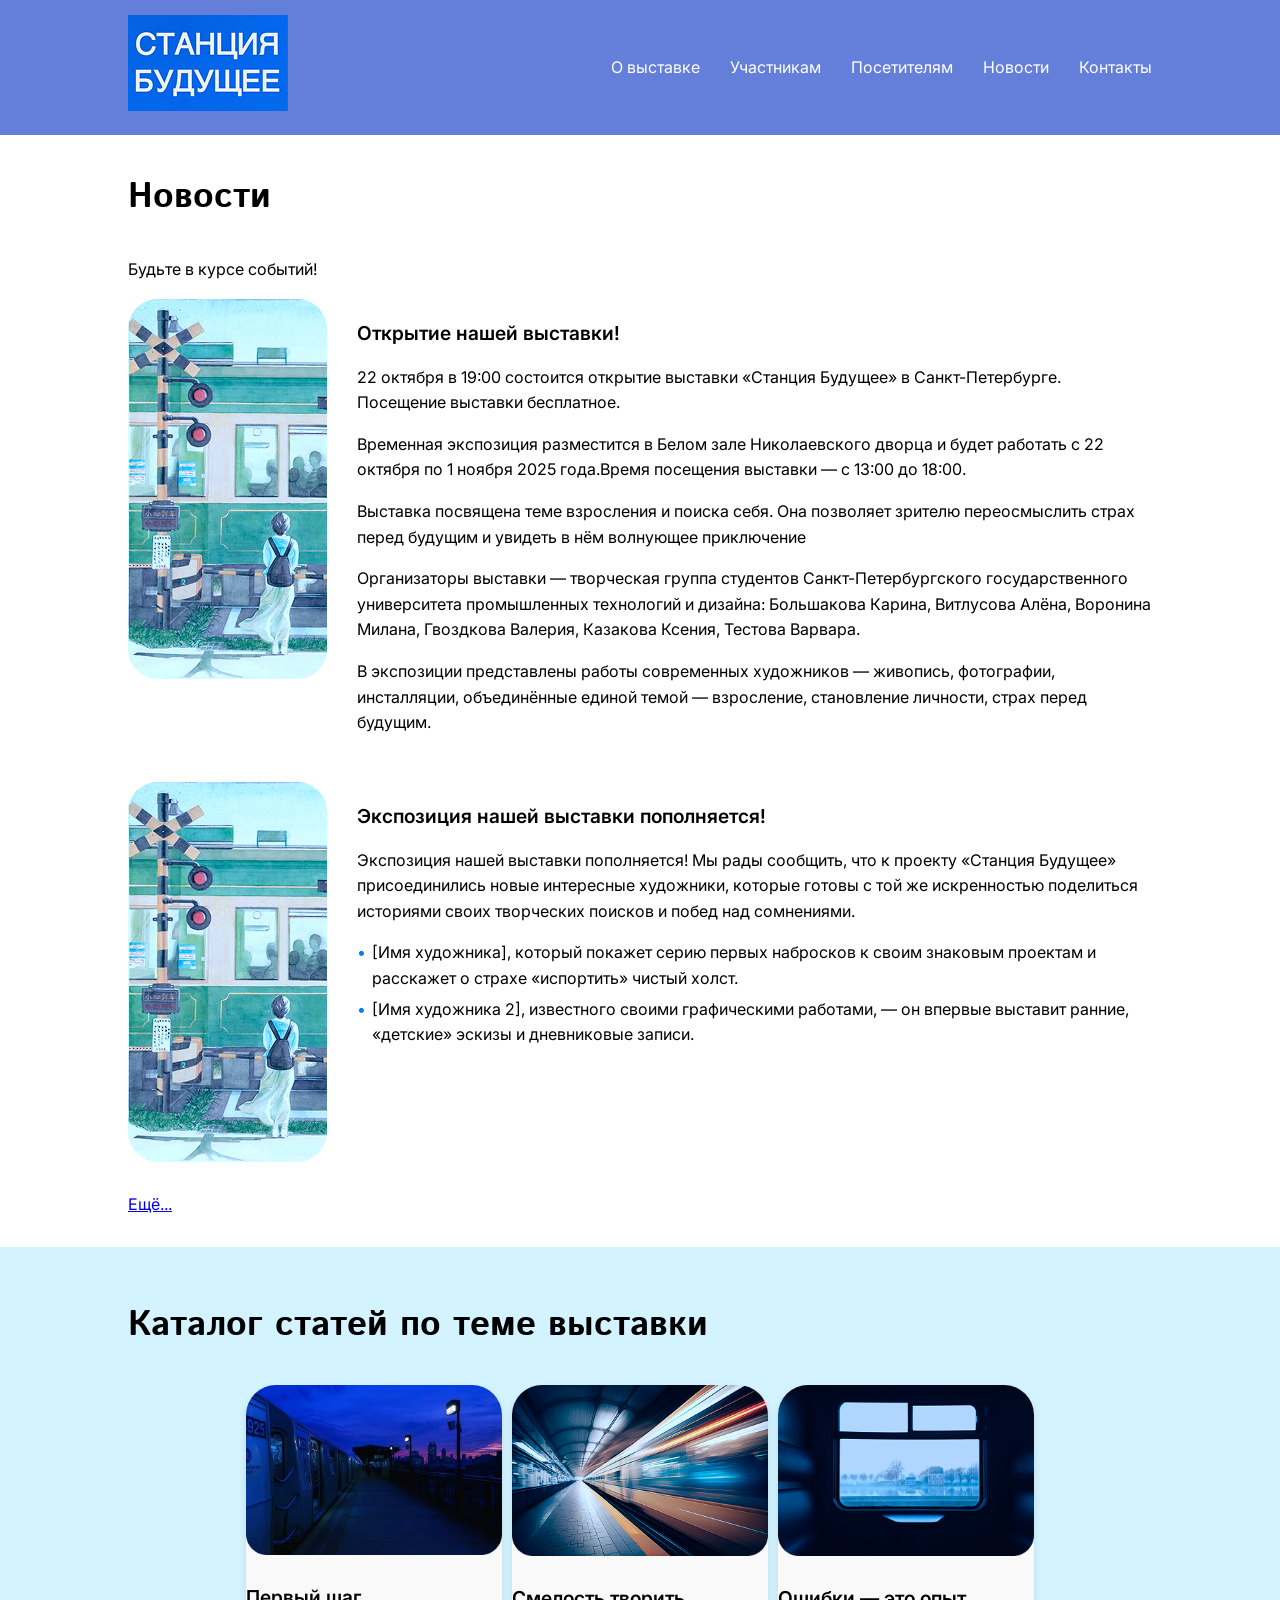
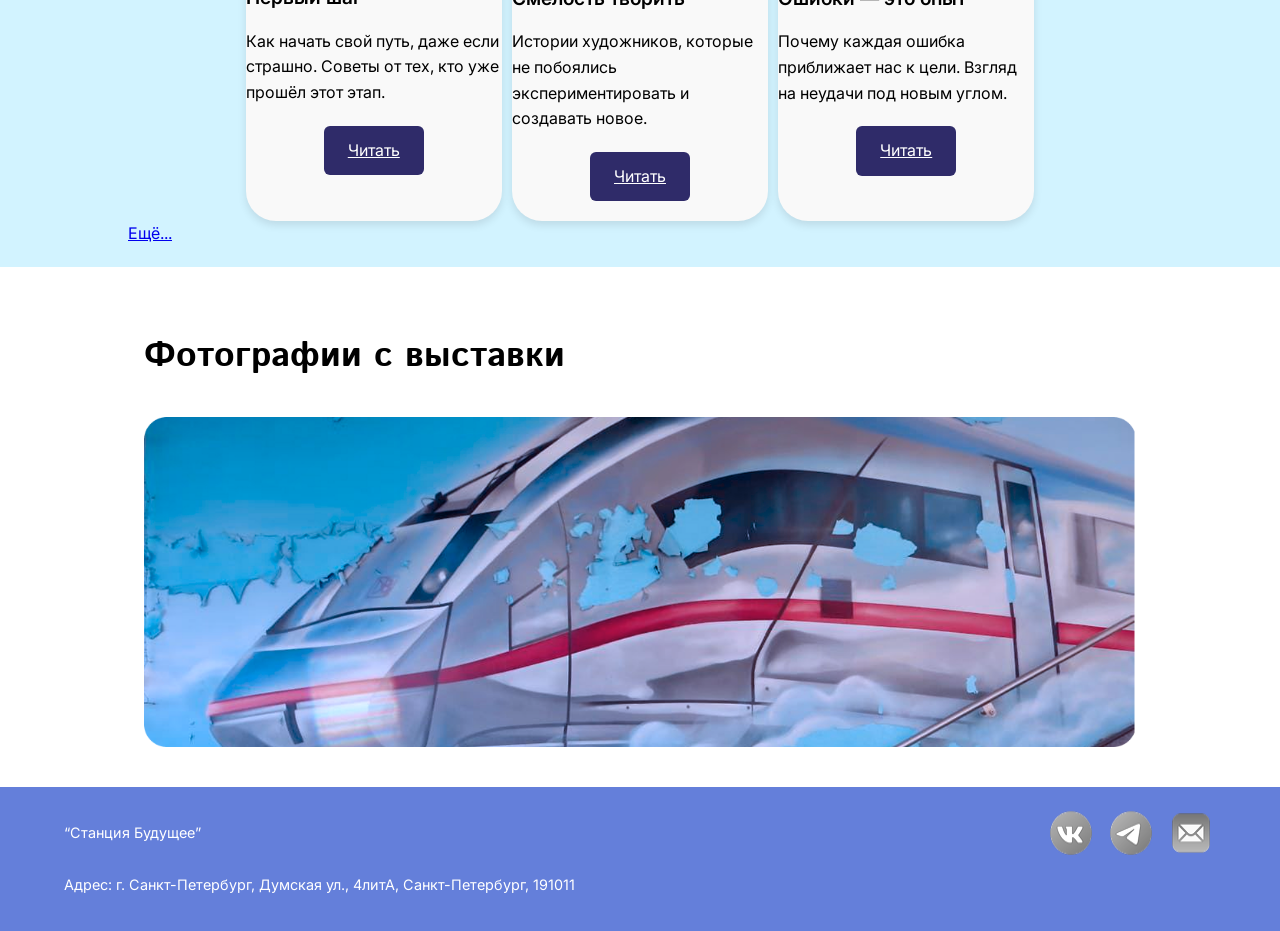
<file: index5.html>
<!DOCTYPE html>
<html lang="ru">
<head>
    <meta charset="UTF-8">
    <meta name="viewport" content="width=device-width, initial-scale=1.0">
    <link rel="preconnect" href="https://fonts.googleapis.com">
    <link rel="preconnect" href="https://fonts.gstatic.com" crossorigin>
    <link href="https://fonts.googleapis.com/css2?family=Inter:ital,opsz,wght@0,14..32,100..900;1,14..32,100..900&family=Istok+Web:ital,wght@0,400;0,700;1,400;1,700&display=swap" rel="stylesheet">
    <title>Новости</title>
    <link rel="stylesheet" href="styles5.css">
</head>
<body>

        <header>
             <div class="container">
                <a href=" https://ellen0707.github.io/thefuturestation/">
                    <img src="фото/лого.png" alt="Логотип Станция Будущее"> 
                </a>
                <nav>
                    <ul>
                        <li><a href="https://ellen0707.github.io/thefuturestation/index2.html">О выставке</a></li>
                        <li><a href="https://ellen0707.github.io/thefuturestation/index3.html">Участникам</a></li>
                        <li><a href="https://ellen0707.github.io/thefuturestation/index4.html">Посетителям</a></li>
                        <li><a href="https://ellen0707.github.io/thefuturestation/index5.html">Новости</a></li>
                        <li><a href="https://ellen0707.github.io/thefuturestation/index6.html">Контакты</a></li>
                    </ul>
                </nav>
            </div>
        </header>

    <div class="container">     
        <section class="news">
            <h2>Новости</h2>
            <p>Будьте в курсе событий!</p>
            <article class="news-item">
                <div class="news-content">
                    <img src="фото/новости.png" alt="Открытие выставки">
                    <div class="text-content">
                        <h3>Открытие нашей выставки!</h3>
                        <p>22 октября в 19:00 состоится открытие выставки «Станция Будущее» в Санкт-Петербурге. Посещение выставки бесплатное.</p>
                        <p>Временная экспозиция разместится в Белом зале Николаевского дворца и будет работать с 22 октября по 1 ноября 2025 года.Время посещения выставки — с 13:00 до 18:00.</p>
                        <p>Выставка посвящена теме взросления и поиска себя. Она позволяет зрителю переосмыслить страх перед будущим и увидеть в нём волнующее приключение </p>
                        <p>Организаторы выставки — творческая группа студентов Санкт-Петербургского государственного университета промышленных технологий и дизайна: Большакова Карина, Витлусова Алёна, Воронина Милана, Гвоздкова Валерия, Казакова Ксения, Тестова Варвара.</p>
                        <p>В экспозиции представлены работы современных художников — живопись, фотографии, инсталляции, объединённые единой темой — взросление, становление личности, страх перед будущим.</p>
                    </div>
                </div>
            </article>
            <article class="news-item">
                <div class="news-content">
                    <img src="фото/новости.png" alt="Пополнение экспозиции">
                    <div class="text-content">
                        <h3>Экспозиция нашей выставки пополняется!</h3>
                        <p>Экспозиция нашей выставки пополняется! Мы рады сообщить, что к проекту «Станция Будущее» присоединились новые интересные художники, которые готовы с той же искренностью поделиться историями своих творческих поисков и побед над сомнениями.</p>
                        <ul>
                            <li>[Имя художника], который покажет серию первых набросков к своим знаковым проектам и расскажет о страхе «испортить» чистый холст.</li>
                            <li>[Имя художника 2], известного своими графическими работами, — он впервые выставит ранние, «детские» эскизы и дневниковые записи.</li>
                        </ul>
                    </div>
                </div>
            </article>
            <a href="#" class="more-link">Ещё...</a> 
        </section>
    </div>

        <section class="articles-catalog">
            <div class="container">
                <h2>Каталог статей по теме выставки</h2>
                <div class="articles-grid">
                    <article class="article-card">
                        <img src="фото/статья1.png" alt="Первый шаг">
                        <h3>Первый шаг</h3>
                        <p>Как начать свой путь, даже если страшно. Советы от тех, кто уже прошёл этот этап.</p>
                        <a href="#" class="read-button">Читать</a>
                    </article>
                    <article class="article-card">
                        <img src="фото/статья2.png" alt="Смелость творить">
                        <h3>Смелость творить</h3>
                        <p>Истории художников, которые не побоялись экспериментировать и создавать новое.</p>
                        <a href="#" class="read-button">Читать</a>
                    </article>
                    <article class="article-card">
                        <img src="фото/статья3.png" alt="Ошибки — это опыт">
                        <h3>Ошибки — это опыт</h3>
                        <p>Почему каждая ошибка приближает нас к цели. Взгляд на неудачи под новым углом.</p>
                        <a href="#" class="read-button">Читать</a>
                    </article>
                </div>
                <a href="#" class="more-link">Ещё...</a>
            </div>
        </section>

    <div class="container">  
        <section class="photos">
            <h2>Фотографии с выставки</h2>
            <img src="фото/фото.png" alt="Фотография с выставки">
        </section>
    </div>

    <footer>
        <div class="footer-content">
            <div class="right">
                <p>“Станция Будущее”</p>
                 <img src="фото/соцсети.png" alt="соцсети">
            </div>
            <div class="left">
               <p>Адрес: г. Санкт-Петербург, Думская ул., 4литА, Санкт-Петербург, 191011</p>
            </div>
        </div>
    </footer>
</body>
</html>
</file>
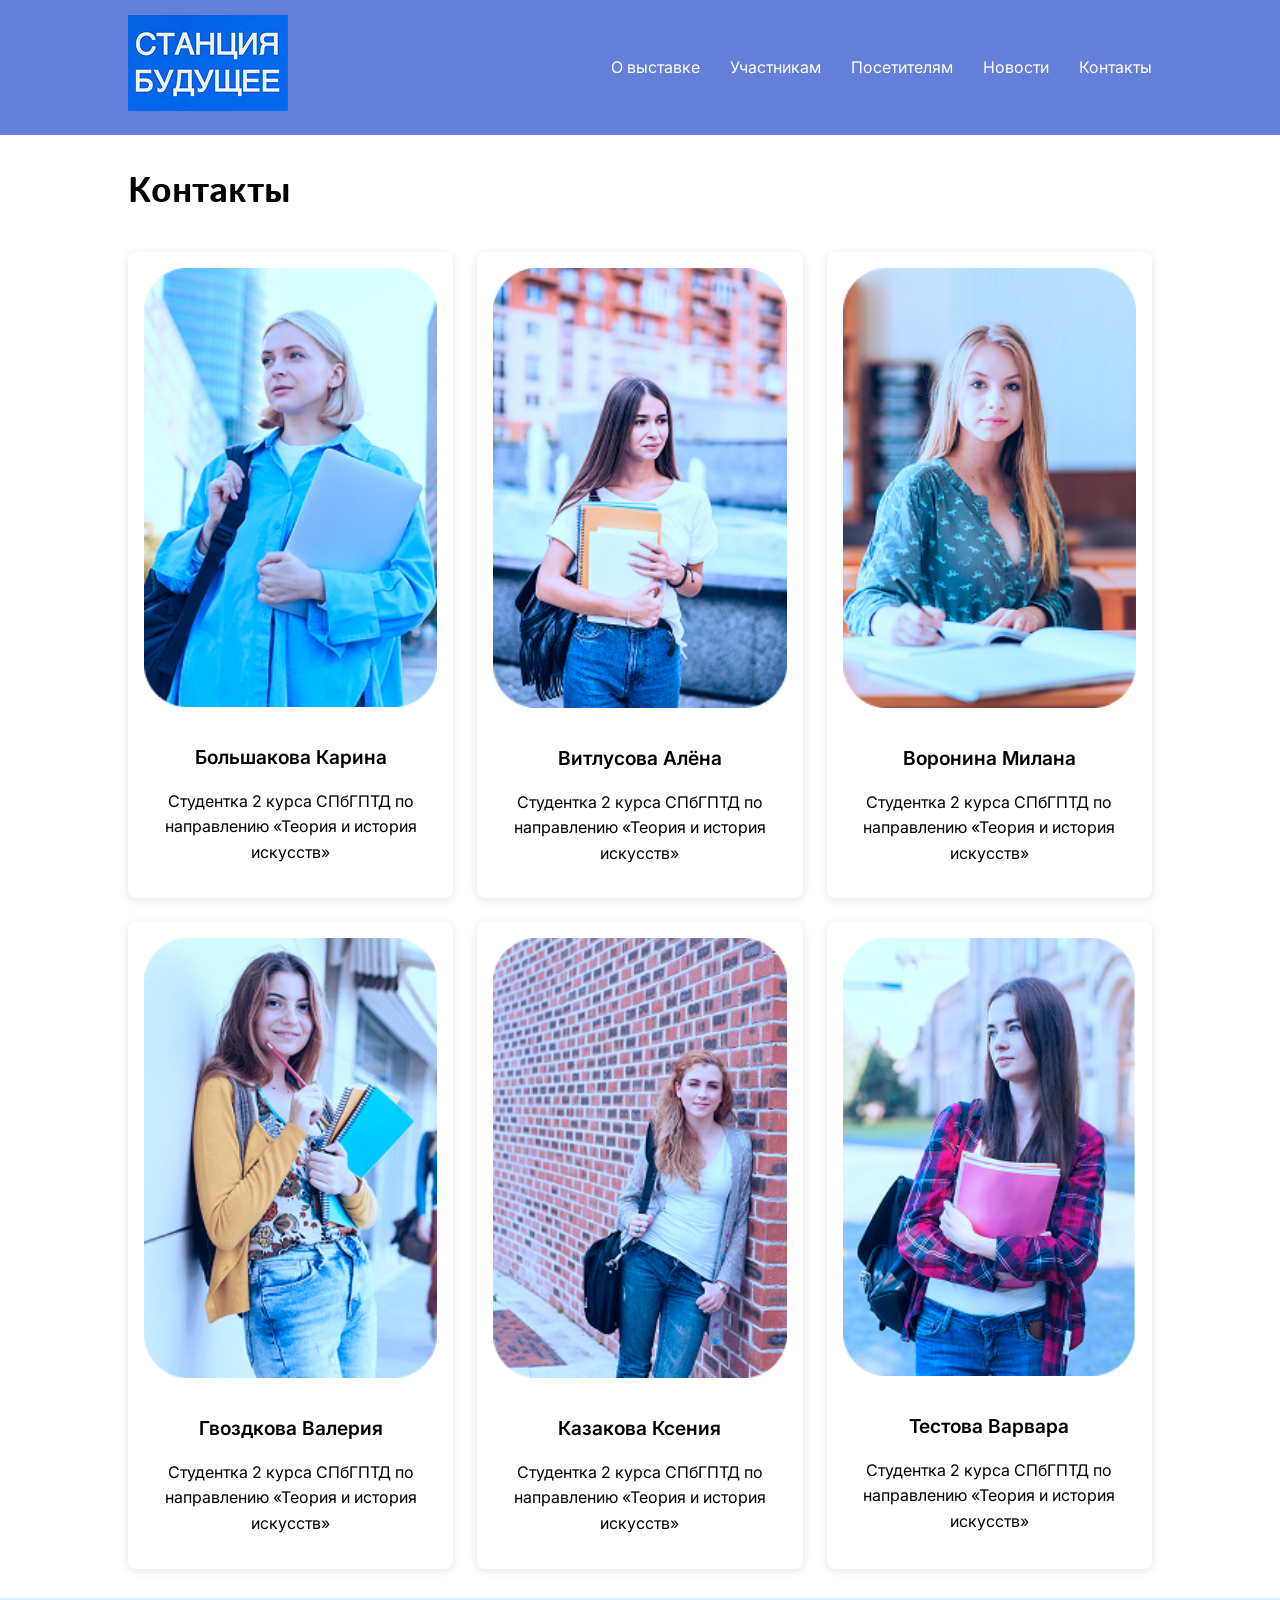
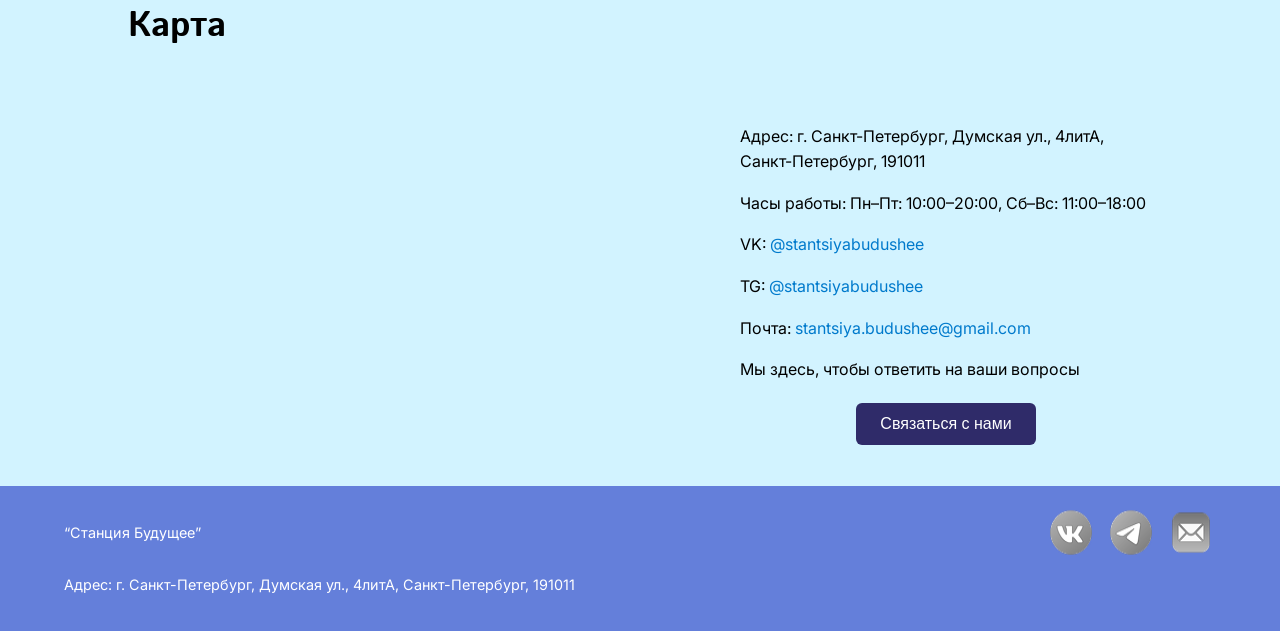
<file: index6.html>
<!DOCTYPE html>
<html lang="ru">
<head>
    <meta charset="UTF-8">
    <meta name="viewport" content="width=device-width, initial-scale=1.0">
    <link rel="preconnect" href="https://fonts.googleapis.com">
    <link rel="preconnect" href="https://fonts.gstatic.com" crossorigin>
    <link href="https://fonts.googleapis.com/css2?family=Inter:ital,opsz,wght@0,14..32,100..900;1,14..32,100..900&family=Istok+Web:ital,wght@0,400;0,700;1,400;1,700&display=swap" rel="stylesheet">
    <title>Контакты</title>
     <link rel="stylesheet" href="styles6.css">
</head>

<body>
        <header>
             <div class="container">
                <a href=" https://ellen0707.github.io/thefuturestation/">
                    <img src="фото/лого.png" alt="Логотип Станция Будущее"> 
                </a>
                <nav>
                    <ul>
                        <li><a href="https://ellen0707.github.io/thefuturestation/index2.html">О выставке</a></li>
                        <li><a href="https://ellen0707.github.io/thefuturestation/index3.html">Участникам</a></li>
                        <li><a href="https://ellen0707.github.io/thefuturestation/index4.html">Посетителям</a></li>
                        <li><a href="https://ellen0707.github.io/thefuturestation/index5.html">Новости</a></li>
                        <li><a href="https://ellen0707.github.io/thefuturestation/index6.html">Контакты</a></li>
                    </ul>
                </nav>
            </div>
        </header>

    <div class="container"> 
        <section class="contacts">
            <h2>Контакты</h2>
            <div class="contacts-grid">
                <div class="contact-card">
                    <img src="фото/у1.png" alt="Большакова Карина" width="200px" height="300px">
                    <h3>Большакова Карина</h3>
                    <p>Студентка 2 курса СПбГПТД по направлению «Теория и история искусств»</p>
                </div>
                <div class="contact-card">
                    <img src="фото/у2.png" alt="Витлусова Алёна" width="200px" height="300px">
                    <h3>Витлусова Алёна</h3>
                    <p>Студентка 2 курса СПбГПТД по направлению «Теория и история искусств»</p>
                </div>
                <div class="contact-card">
                    <img src="фото/у3.png" alt="Воронина Милана" width="200px" height="300px">
                    <h3>Воронина Милана</h3>
                    <p>Студентка 2 курса СПбГПТД по направлению «Теория и история искусств»</p>
                </div>
                <div class="contact-card">
                    <img src="фото/у4.png" alt="Гвоздкова Валерия" width="200px" height="300px">
                    <h3>Гвоздкова Валерия</h3>
                    <p>Студентка 2 курса СПбГПТД по направлению «Теория и история искусств»</p>
                </div>
                <div class="contact-card">
                    <img src="фото/у5.png" alt="Казакова Ксения" width="200px" height="300px">
                    <h3>Казакова Ксения</h3>
                    <p>Студентка 2 курса СПбГПТД по направлению «Теория и история искусств»</p>
                </div>
                <div class="contact-card">
                    <img src="фото/у6.png" alt="Тестова Варвара" width="200px" height="300px">
                    <h3>Тестова Варвара</h3>
                    <p>Студентка 2 курса СПбГПТД по направлению «Теория и история искусств»</p>
                </div>
            </div>
        </section>
    </div>

        <section class="map">
            <div class="container"> 
                <h2>Карта</h2>
                <div class="map-container">
                    <div class="map-frame" style="width: 800px; height: 400px;">
                        <script type="text/javascript" charset="utf-8" src="https://api-maps.yandex.ru/services/constructor/1.0/js/?um=constructor%3A053bd947d462cc1a45aeba4070defff75501905071c0eaf68436ac9976ec698c&amp;width=514&amp;height=326&amp;lang=ru_RU&amp;apikey=<API-ключ>"></script>
                    </div>
                    <div class="map-info">
                        <p>Адрес: г. Санкт-Петербург, Думская ул., 4литА, Санкт-Петербург, 191011</p>
                        <p>Часы работы: Пн–Пт: 10:00–20:00, Сб–Вс: 11:00–18:00</p>
                        <p>VK: <a href="https://vk.com/stantsiyabudushee" target="_blank">@stantsiyabudushee</a></p>
                        <p>TG: <a href="https://t.me/stantsiyabudushee" target="_blank">@stantsiyabudushee</a></p>
                        <p>Почта: <a href="mailto:stantsiya.budushee@gmail.com">stantsiya.budushee@gmail.com</a></p>
                        <p>Мы здесь, чтобы ответить на ваши вопросы</p>
                        <button>Связаться с нами</button>
                    </div>
                </div>
            </div>
        </section>
   

    <footer>
        <div class="footer-content">
            <div class="right">
                <p>“Станция Будущее”</p>
                 <img src="фото/соцсети.png" alt="соцсети">
            </div>
            <div class="left">
               <p>Адрес: г. Санкт-Петербург, Думская ул., 4литА, Санкт-Петербург, 191011</p>
            </div>
        </div>
    </footer>
</body>
</html>
</file>
<file: styles.css>
.istok-web-bold {
  font-family: "Istok Web", sans-serif;
  font-weight: 700;
  font-style: normal;
}

.inter-medium {
  font-family: "Inter", sans-serif;
  font-optical-sizing: auto;
  font-weight: 500;
  font-style: normal;
}

.inter-light {
  font-family: "Inter", sans-serif;
  font-optical-sizing: auto;
  font-weight: 400;
  font-style: normal;
}

.container {
    width: 80%;
    margin: 0 auto;
  }

h1 {
    font-family: "Istok Web", sans-serif;
    font-size: 70px
}

h2 {
    font-family: "Istok Web", sans-serif;
    font-size: 50px
}

h3 {
    font-family: "Inter", sans-serif;
    font-size: 30px
}

p {
    font-family: "Inter", sans-serif;
    font-size: 24px
}


body {
    font-family: "Inter", sans-serif;
    margin: 0;
    padding: 0;
    line-height: 1.6;
    color: #000000;
    background-color: #ffffff;
}

header {
    background-color: #647FDA;
}

header .container {
    display: flex;
    justify-content: space-between;
    align-items: center;
    padding: 15px 0;
    color: white;
}

.logo img {
    width: 100px;
}

nav ul {
    list-style: none;
    display: flex;
    white-space: nowrap;
    gap: 30px;
    margin: 0;
    padding: 0;
}

nav a {
    color: white;
    text-decoration: none;
    font-weight: medium;
}

nav a:hover {
    text-decoration: underline;
}

.section {
    padding: 30px 0;
}

.banner {
    position: relative;
    overflow: hidden;
    width: 100%;
}

.banner img {
    width: 100%;
    height: 30%;
    display: block;
}

.banner-content {
    display: flex;
    flex-direction: column;
}

.banner-left {
    display: flex;
    justify-content: space-between;
    
}

.banner-right {
    display: flex;
    justify-content: space-between;
}

.banner-right p {
    font-size: 1.2rem;
    opacity: 0.8;
    color: #000000;
    }

.banner-subtitle {
    font-size: 1.4rem;
    margin-bottom: 1.5rem;
    color: #000000;
    opacity: 0.9;
}

.banner-left h1 {
    font-size: 3.5rem;
    margin-bottom: 0.5rem;
    color: #000000;
    font-weight: 700;
}

.banner-left p {
    font-size: 1.2rem;
    opacity: 0.8;
    color: #000000;
}

.banner-left button {
    margin-top: 3rem;
    padding: 0.7rem 1.8rem;
    background-color: #2F2B69;
    color: #fff;
    border: none;
    border-radius: 5px;
    cursor: pointer;
    font-size: 1rem;
    font-weight: 600;
    display: inline-block;
    width: 315px;
    height: 70px;
}

.banner-left button:hover {
  background-color: #0056b3;
}

.events {
    padding: 3rem 0;
    background-color: #D2F3FF;
}


.events h2 {
    text-align: left;
    margin-bottom: 2rem;
    font-size: 2.2rem;
    color: #000000;
}

.events-container {
    display: flex;
    justify-content: space-between; 
    gap: 2rem;
    flex-wrap: nowrap;
    padding: 0 20px;
    box-sizing: border-box;
}

.event-card {
    flex: 1;
    background-color: #fff;
    border-radius: 8px;
    box-shadow: 0 2px 10px rgba(0, 0, 0, 0.1);
    overflow: hidden;
    display: flex;
    flex-direction: column;
    min-width: 0; 
}

.event-card img {
    width: 100%;
    height: 180px;
    object-fit: cover;
}

.event-info {
    padding: 1.5rem;
    flex-grow: 1;
    display: flex;
    flex-direction: column;
}

.event-card h3 {
    margin-bottom: 0.8rem;
    color: #000000;
    font-weight: 600;
    font-size: 1.2rem;
    line-height: 1.3;
}

.event-card p {
    line-height: 1.6;
    opacity: 0.8;
    color: #000000;
    font-size: 0.9rem;
    margin-top: auto;
}

.what-to-expect {
    padding: 3rem 0;
    margin-left: auto;
    margin-right: auto;
}

.what-to-expect h2 {
    text-align: left;
    margin-bottom: 2rem;
    font-size: 2.2rem;
    color: #000000;
}

.card-grid {
    display: flex;
    justify-content: space-between;
    gap: 1.5rem;
    flex-wrap: nowrap;
    padding: 0 20px;
    box-sizing: border-box;
    max-width: 1160px;
    margin-left: auto;
    margin-right: auto;
}

.card {
    flex: 1;
    background-color: #fff;
    border-radius: 8px;
    box-shadow: 0 2px 10px rgba(0, 0, 0, 0.1);
    padding: 1.5rem;
    display: flex;
    flex-direction: column;
    min-width: 0;
}

.card h3 {
    margin-bottom: 0.8rem;
    color: #000000;
    font-weight: 600;
    font-size: 1.2rem;
    line-height: 1.3;
}

.card p {
    line-height: 1.6;
    opacity: 0.8;
    color: #000000;
    font-size: 0.9rem;
    margin-top: auto;
}

.future-numbers {
    padding: 40px 0;
    background-color: #D2F3FF;
}

.future-numbers h2 {
    text-align: left;
    margin-bottom: 2rem;
    font-size: 2.2rem;
    color: #000000;
}

.future-numbers p {
  text-align: center;
  margin-bottom: 30px;
  color: #666;
  font-size: 16px;
}

.numbers-grid {
  display: flex;
  flex-wrap: wrap;
  justify-content: center;
  gap: 20px;
}

.number-card {
  background-color: white;
  border-radius: 8px;
  padding: 20px;
  text-align: center;
  width: 180px;
  box-shadow: 0 2px 5px rgba(0,0,0,0.1);
}

.number {
  font-size: 36px;
  font-weight: bold;
  margin-bottom: 10px;
  color: #333;
}

.description {
  font-size: 14px;
  color: #666;
  line-height: 1.4;
}

.reviews {
  padding: 40px 0;
}

.reviews h2 {
    text-align: left;
    margin-bottom: 2rem;
    font-size: 2.2rem;
    color: #000000;
}

.reviews {
  padding: 20px;
}

.reviews-grid {
 display: flex;
justify-content: space-between;
gap: 1.5rem;
flex-wrap: nowrap;
padding: 0 20px;
box-sizing: border-box;
max-width: 1160px;
margin-left: auto;
margin-right: auto;
}

.review-card {
  background: white;
  border-radius: 8px;
  padding: 16px;
  box-shadow: 0 2px 8px rgba(0,0,0,0.1);
  width: 48%;
  max-width: 500px;
}

.review-card h3 {
    margin-bottom: 0.8rem;
    color: #000000;
    font-weight: 600;
    font-size: 1.2rem;
    line-height: 1.3;
}

.review-card p {
    line-height: 1.6;
    opacity: 0.8;
    color: #000000;
    font-size: 0.9rem;
    margin-top: auto;
}

.review-header {
  display: flex;
  justify-content: space-between;
  align-items: center;
  margin-bottom: 10px;
}

.rating {
  color: gold;
  font-size: 18px;
}

.reviews button {
  background: #2F2B69;
  color: white;
  border: none;
  padding: 12px 24px;
  border-radius: 6px;
  cursor: pointer;
  margin-top: 16px;
  display: block;
  margin-left: auto;
  margin-right: auto;
}

.reviews button:hover {
  background-color: #0056b3;
}

.faq {
    padding: 40px 0;
    background-color: #D2F3FF;
}

.faq h2 {
    text-align: left;
    margin-bottom: 2rem;
    font-size: 2.2rem;
    color: #000000;
}

.faq-item {
  margin-bottom: 20px; 
  }

.faq-item h3 {
  margin-bottom: 10px;
  font-size: 1.4rem;
  color: #000000;
  font-weight: 600;
}

.faq-item p {
  line-height: 1.6;
  color: #000000;
  font-size: 1rem;
}

footer {
    padding: 20px 5%;
    text-align: left;
    background-color: #647FDA;
    color: white;
    margin-top: 0px;
}

footer p {
  margin-bottom: 15px;
  font-size: 0.9rem;
  color: white;
}

.footer-content {
    display: flex;
    flex-direction: column;
}

.left {
    display: flex;
    justify-content: space-between;
    
}

.right {
    display: flex;
    justify-content: space-between;
}

.right img {
    cursor: pointer;
}

@media (max-width: 768px) {
    .card-grid, .stats-grid {
        grid-template-columns: 1fr;
    }

    .event-card {
        flex-direction: column;
    }

    .event-card img {
        margin-bottom: 1rem;
    }
}

@media (max-width: 1080px) {
    .card-grid, .stats-grid {
        grid-template-columns: 1fr;
    }

    .event-card {
        flex-direction: column;
    }

    .event-card img {
        margin-bottom: 1rem;
    }
}

@media (max-width: 360px) {
  .container {
    width: 100%;
    padding: 0 8px;
  }

  header .container {
    flex-direction: column;
    gap: 8px;
    padding: 8px 0;
    text-align: center;
  }

  .logo img {
    width: 70px;
  }

  nav ul {
    gap: 12px;
    flex-wrap: wrap;
    justify-content: center;
    padding: 0;
  }

  nav a {
    font-size: 0.85rem;
  }

  .banner {
    padding: 15px 0;
  }

  .banner-content {
    flex-direction: column;
  }

  .banner-left,
  .banner-right {
    width: 100%;
    text-align: center;
    padding: 0 15px;
  }

  .banner-left h1 {
    font-size: 1.6rem;
    margin-bottom: 0.2rem;
    line-height: 1.2;
  }

  .banner-subtitle {
    font-size: 1rem;
    margin-bottom: 0.8rem;
  }

  .banner-left p,
  .banner-right p {
    font-size: 0.85rem;
    line-height: 1.4;
  }

  .banner-left button {
    padding: 0.5rem 1rem;
    font-size: 0.8rem;
    width: 100%;
    height: auto;
    margin-top: 1rem;
  }

  .events-container,
  .card-grid,
  .reviews-grid {
    gap: 0.8rem;
    flex-direction: column;
    align-items: stretch;
  }

  .event-card,
  .card,
  .review-card {
    flex: 0 1 100%;
    max-width: none;
    margin-bottom: 0.8rem;
    padding: 1rem;
  }

  .event-card img {
    height: 100px;
    object-fit: cover;
  }

  h1 {
    font-size: 28px;
    line-height: 1.1;
  }

  h2 {
    font-size: 24px;
    line-height: 1.2;
  }

  h3 {
    font-size: 16px;
    line-height: 1.3;
  }

  p {
    font-size: 13px;
    line-height: 1.4;
  }

  .events h2,
  .what-to-expect h2,
  .future-numbers h2,
  .reviews h2,
  .faq h2 {
    font-size: 1.3rem;
    text-align: center;
    margin-bottom: 1rem;
  }

  .future-numbers {
    padding: 20px 0;
  }

  .numbers-grid {
    gap: 12px;
    justify-content: center;
  }

  .number-card {
    width: 140px;
    padding: 12px;
  }

  .number {
    font-size: 28px;
  }

  .description {
    font-size: 11px;
  }

  .review-card h3 {
    font-size: 1rem;
    margin-bottom: 0.6rem;
  }

  .review-card p {
    font-size: 0.85rem;
  }

  .rating {
    font-size: 14px;
  }

  .reviews button {
    padding: 8px 16px;
    font-size: 0.75rem;
    width: 100%;
  }

  .faq {
    padding: 20px 0;
  }

  .faq-item h3 {
    font-size: 1.2rem;
    margin-bottom: 8px;
  }

  .faq-item p {
    font-size: 0.9rem;
    line-height: 1.4;
  }

  footer {
    padding: 12px 5%;
  }

  footer p {
    font-size: 0.8rem;
    margin-bottom: 10px;
  }

  .footer-content {
    gap: 12px;
  }

  .right img {
    width: 20px;
    height: 20px;
    margin: 0 4px;
    }
}
</file>
<file: styles2.css>
.istok-web-bold {
  font-family: "Istok Web", sans-serif;
  font-weight: 700;
  font-style: normal;
}

.inter-medium {
  font-family: "Inter", sans-serif;
  font-optical-sizing: auto;
  font-weight: 500;
  font-style: normal;
}

.inter-light {
  font-family: "Inter", sans-serif;
  font-optical-sizing: auto;
  font-weight: 400;
  font-style: normal;
}

.container {
    width: 80%;
    margin: 0 auto;
  }

h1 {
    font-family: "Istok Web", sans-serif;
    font-size: 90px
}

h2 {
    font-family: "Istok Web", sans-serif;
    font-size: 50px
}

h3 {
    font-family: "Inter", sans-serif;
    font-size: 30px
}

p {
    font-family: "Inter", sans-serif;
    font-size: 24px
}

body {
    font-family: 'Inter', sans-serif;
    margin: 0;
    padding: 0;
    line-height: 1.6;
    color: #000000;
    background-color: #ffffff;
}

header {
    background-color: #647FDA;
}

header .container {
    display: flex;
    justify-content: space-between;
    align-items: center;
    padding: 15px 0;
    color: white;
}

.logo img {
    width: 100px;
}

nav ul {
    list-style: none;
    display: flex;
    white-space: nowrap;
    gap: 30px;
    margin: 0;
    padding: 0;
}

nav a {
    color: white;
    text-decoration: none;
    font-weight: medium;
}

nav a:hover {
    text-decoration: underline;
}

.section {
    padding: 5% 5%;
}

.section {
  padding: 30px 0;
}

.exhibition-info {
  overflow: hidden;
  }

.image-container {
  float: left;
  width: 50%;
  margin-right: 30px; 
  margin-bottom: 20px;
  }

.exhibition-image {
  width: 100%;
  border-radius: 8px;
  object-fit: cover;
  box-shadow: 0 4px 15px rgba(0, 0, 0, 0.1);
}

.text-container {
  line-height: 1.6;
}

.text-container h3 {
  color: #000000;
  margin-bottom: 10px;
  font-size: 30px;
}

.text-container strong {
  color: #000000;
}

.dates {
  color: rgb(0, 0, 0);
  padding: 10px 20px;
  border-radius: 4px;
  margin: 20px 0;
  text-align: center;
  font-weight: medium;
}

.dates h3 {
  margin-bottom: 10px;
  font-size: 1.4rem;
  color: #000000;
  font-weight: 600;
  }

.about h2 {
    text-align: left;
    margin-bottom: 2rem;
    font-size: 2.2rem;
    color: #000000;
    }

.about p {
    line-height: 1.6;
    color: #000000;
    font-size: 1rem;
}

.section {
  padding: 30px 0;
}

.forwhom {
background-color: #D2F3FF;
padding: 30px 0;
}

.image-row, .text-row {
  display: flex;
  gap: 30px;
  justify-content: space-between;
}

.for-whom-image {
  width: calc(33.33% - 30px);
  border-radius: 8px;
  object-fit: cover;
}

.text-row {
  margin-top: 30px; 
}

.text-item {
  background-color: #f8f9fa;
  border-radius: 8px;
  padding: 20px;
  box-shadow: 0 4px 15px rgba(0, 0, 0, 0.1);
  width: calc(33.33% - 30px);
}

.forwhom h3 {
  margin-bottom: 10px;
  font-size: 1.2rem;
  color: #000000;
  font-weight: 600;
}

.text-item p {
  line-height: 1.6;
  color: #333;
  margin-bottom: 10px;
  text-align: left;
}

.forwhom h2 {
    text-align: left;
    margin-bottom: 2rem;
    font-size: 2.2rem;
    color: #000000;
    }

.forwhom p {
    line-height: 1.6;
    color: #000000;
    font-size: 1rem;
}

.section {
    padding: 50px 0;
}

.artists-slider {
display: flex;
justify-content: space-between;
align-items: center;
width: 100%;
gap: 10px;
}

.artist-cards-wrapper {
display: flex;
gap: 10px;
flex: 1;
}

.artist-card {
flex: 1;
margin-bottom: 10px;
text-align: center;
box-sizing: border-box;
}

.artist-image {
  width: 100%;
  border-radius: 8px;
  object-fit: cover;
  box-shadow: 0 4px 15px rgba(0, 0, 0, 0.1);
  margin-bottom: 5px;
}

.artist-card h3 {
  color: #000000;
  font-size: 18px;
  margin: 0;
}

.slider-btn {
    display: flex;
    justify-content: center;
    gap: 0,5rem;
    margin-top: 1rem;
}

.slider-btn {
    font-size: 2rem;
    cursor: pointer;
    color: #007acc;
}

.our-artists h2 {
    text-align: left;
    margin-bottom: 2rem;
    font-size: 2.2rem;
    color: #000000;
    }

.organizers-comments {
  padding: 30px 0;
  background-color: #D2F3FF;
}

.organizers-comments h2 {
  text-align: left;
    margin-bottom: 2rem;
    font-size: 2.2rem;
    color: #000000;
    }

.organizers-comments p {
    font-size: 1.2rem;
    opacity: 0.8;
    color: #000000;
    }

.comment-card {
  display: flex;
  margin-bottom: 20px;
  padding: 15px;
  background-color: #f5f5f5;
  border-radius: 8px;
  box-shadow: 0 2px 10px rgba(0,0,0,0.1);
  position: relative;
}

.avatar-container {
  position: absolute;
  top: 15px; 
  left: 15px; 
}

.comment-avatar {
  width: 50px;
  height: 50px;
  border-radius: 50%;
  object-fit: cover;
}

.comment-text {
    padding-left: 100px;
    flex: 1;
}

.comment-text h3 {
    margin-bottom: 10px;
    font-size: 1.2rem;
    color: #000000;
    font-weight: 600;
}

.comment-text p {
  line-height: 1.6;
  color: #000000;
  font-size: 1rem;
}

.buy-ticket-btn {
  display: block;
  margin: 20px auto;
  padding: 12px 24px;
  background-color: #2F2B69;
  color: white;
  border: none;
  border-radius: 6px;
  font-size: 16px;
  cursor: pointer;
  width: fit-content;
}

.buy-ticket-btn:hover {
  background-color: #0056b3;
}

.organizers-comments h2 {
    text-align: left;
    margin-bottom: 2rem;
    font-size: 2.2rem;
    color: #000000;
}

footer {
    padding: 20px 5%;
    text-align: left;
    background-color: #647FDA;
    color: white;
    margin-top: 0px;
}

footer p {
  margin-bottom: 15px;
  font-size: 0.9rem;
  color: white;
}

.footer-content {
    display: flex;
    flex-direction: column;
}

.left {
    display: flex;
    justify-content: space-between;
    
}

.right {
    display: flex;
    justify-content: space-between;
}

.right img {
    cursor: pointer;
}

@media (max-width: 768px) {
    header {
        flex-direction: column;
        align-items: center;
    }

    nav ul {
        flex-wrap: wrap;
        width: 100%;
        justify-content: center;
    }

    .target-audience {
        flex-direction: column;
    }

    .audience-item {
        flex: 100%;
        margin-bottom: 20px;
    }

    .artists-slider {
        padding: 10px;
    }

    .artist-card {
        flex-direction: column;
        align-items: center;
    }

    .prev, .next {
        font-size: 16px;
        padding: 8px 12px;
    }
}
</file>
<file: styles3.css>
.istok-web-bold {
  font-family: "Istok Web", sans-serif;
  font-weight: 700;
  font-style: normal;
}

.inter-medium {
  font-family: "Inter", sans-serif;
  font-optical-sizing: auto;
  font-weight: 500;
  font-style: normal;
}

.inter-light {
  font-family: "Inter", sans-serif;
  font-optical-sizing: auto;
  font-weight: 400;
  font-style: normal;
}

.container {
    width: 80%;
    margin: 0 auto;
  }

h1 {
    font-family: "Istok Web", sans-serif;
    font-size: 90px
}

h2 {
    font-family: "Istok Web", sans-serif;
    font-size: 50px
}

h3 {
    font-family: "Inter", sans-serif;
    font-size: 30px
}

p {
    font-family: "Inter", sans-serif;
    font-size: 24px
}


body {
    font-family: "Inter", sans-serif;
    margin: 0;
    padding: 0;
    line-height: 1.6;
    color: #000000;
    background-color: #ffffff;
}

header {
    background-color: #647FDA;
}

header .container {
    display: flex;
    justify-content: space-between;
    align-items: center;
    padding: 15px 0;
    color: white;
}

.logo img {
    width: 100px;
}

nav ul {
    list-style: none;
    display: flex;
    white-space: nowrap;
    gap: 30px;
    margin: 0;
    padding: 0;
}

nav a {
    color: white;
    text-decoration: none;
    font-weight: medium;
}

nav a:hover {
    text-decoration: underline;
}

.section {
  padding: 30px 0;
}

h2 {
  text-align: left;
  margin-bottom: 2rem;
  font-size: 2.2rem;
  color: #000000;
}

h3 {
  color: #000000;
  margin-bottom: 0.5rem;
  font-size: 1.4rem;
}

p {
    line-height: 1.6;
    color: #000000;
    font-size: 1rem;
}

.participans ul {
  list-style-type: none;
  padding-left: 0;
  margin-left: 1.5rem;
}

.participans li {
    line-height: 1.6;
    color: #000000;
    font-size: 1rem;
    margin-bottom: 0.5rem;
    position: relative;
    padding-left: 1rem;
}

.participans li::before {
  content: '✓';
  color: #007acc;
  font-weight: bold;
  font-size: 1.2rem;
  margin-right: 0.5rem;
  position: absolute;
  left: -1rem;
}

.benefits {
background-color: #D2F3FF;
padding: 30px 0;
}

.pattern {
background-color: #D2F3FF;
padding: 30px 0;
}

.advantages ul {
  list-style-type: none;
  padding-left: 0;
  margin-left: 1.5rem;
}

.advantages li {
    line-height: 1.6;
    color: #000000;
    font-size: 1rem;
    margin-bottom: 0.5rem;
    position: relative;
    padding-left: 1rem;
}

.advantages li::before {
  content: '✓';
  color: #007acc;
  font-weight: bold;
  font-size: 1.2rem;
  margin-right: 0.5rem;
  position: absolute;
  left: -1rem;
}

.rools li {
    line-height: 1.6;
    color: #000000;
    font-size: 1rem;
}

.rools li::before {
  content: '✓';
  color: #007acc;
  font-weight: bold;
  font-size: 1.2rem;
  margin-right: 0.5rem;
  position: absolute;
  left: -1rem;
}

.form-container {
  display: flex;
  gap: 2rem;
  margin-top: 1.5rem;
}

.form-container img {
  border-radius: 8px;
  object-fit: cover;
  box-shadow: 0 4px 10px rgba(0, 0, 0, 0.1);
}

input,
textarea {
  width: 100%;
  padding: 0.7rem;
  border: 1px solid #ddd;
  border-radius: 5px;
  margin-bottom: 0.5rem;
  font-size: 1rem;
  transition: border-color 0.3s;
}

input:focus,
textarea:focus {
  border-color: #000000;
  outline: none;
}

textarea {
  min-height: 100px;
  resize: vertical;
}

label {
  display: block;
  margin-bottom: 0.3rem;
  font-weight: 600;
  color: #333;
}

button {
  display: block;
  margin: 20px auto;
  padding: 12px 24px;
  background-color: #2F2B69;
  color: white;
  border: none;
  border-radius: 6px;
  font-size: 16px;
  cursor: pointer;
  width: fit-content;
}

button:hover {
  background-color: #0056b3;
}

footer {
    padding: 20px 5%;
    text-align: left;
    background-color: #647FDA;
    color: white;
    margin-top: 0px;
}

footer p {
  margin-bottom: 15px;
  font-size: 0.9rem;
  color: white;
}

.footer-content {
    display: flex;
    flex-direction: column;
}

.left {
    display: flex;
    justify-content: space-between;
    
}

.right {
    display: flex;
    justify-content: space-between;
}

.right img {
    cursor: pointer;
}

@media (max-width: 768px) {
  .form-container {
    flex-direction: column;
    gap: 1rem;
  }

  nav {
    flex-direction: column;
    align-items: center;
  }

  nav a {
    margin: 0.3rem 0;
  }
}
</file>
<file: styles4.css>
.istok-web-bold {
  font-family: "Istok Web", sans-serif;
  font-weight: 700;
  font-style: normal;
}

.inter-medium {
  font-family: "Inter", sans-serif;
  font-optical-sizing: auto;
  font-weight: 500;
  font-style: normal;
}

.inter-light {
  font-family: "Inter", sans-serif;
  font-optical-sizing: auto;
  font-weight: 400;
  font-style: normal;
}

.container {
    width: 80%;
    margin: 0 auto;
  }

h1 {
    font-family: "Istok Web", sans-serif;
    font-size: 90px
}

h2 {
    font-family: "Istok Web", sans-serif;
    font-size: 50px
}

h3 {
    font-family: "Inter", sans-serif;
    font-size: 30px
}

p {
    font-family: "Inter", sans-serif;
    font-size: 24px
}


body {
    font-family: "Inter", sans-serif;
    margin: 0;
    padding: 0;
    line-height: 1.6;
    color: #000000;
    background-color: #ffffff;
}

header {
    background-color: #647FDA;
}

header .container {
    display: flex;
    justify-content: space-between;
    align-items: center;
    padding: 15px 0;
    color: white;
}

.logo img {
    width: 100px;
}

nav ul {
    list-style: none;
    display: flex;
    white-space: nowrap;
    gap: 30px;
    margin: 0;
    padding: 0;
}

nav a {
    color: white;
    text-decoration: none;
    font-weight: medium;
}

nav a:hover {
    text-decoration: underline;
}

section {
    padding: 30px 0;
}

.visitors {
    padding-top: 5px;
    padding-bottom: 30px;
}

.visitors  h2 {
    text-align: left;
    margin-bottom: 2rem;
    font-size: 2.2rem;
    color: #000000;
}

.visitors p {
    line-height: 1.6;
    color: #000000;
    font-size: 1rem;
}

.rules {
  display: grid;
  grid-template-columns: 1fr 1fr;
  gap: 20px;
}

.rules {
  padding: 20px;
  border-radius: 8px;
}

.rules h3 {
    margin-bottom: 10px;
    font-size: 1.2rem;
    color: #000000;
    font-weight: 600;
}

.rules p {
    line-height: 1.6;
    color: #000000;
    font-size: 1rem;
}

#rule1 { grid-area: 1 / 1; } 
#rule2 { grid-area: 1 / 2; } 
#rule3 { grid-area: 2 / 1; }
#rule4 { grid-area: 2 / 2; }

.why-visit {
  padding: 40px 0;
  background-color: #D2F3FF;
}

.why-visit h2 {
    text-align: left;
    margin-bottom: 2rem;
    font-size: 2.2rem;
    color: #000000;
}

ul {
    list-style-type: none;
    padding-left: 0;
    margin-left: 1.5rem;
}

li {
    margin-bottom: 0.5rem;
}

.why-visit li {
    line-height: 1.6;
    color: #000000;
    font-size: 1rem;
}

.flex-container {
  display: flex;
  justify-content: space-between;
  align-items: center;
  gap: 20px;
}

.reasons-list {
  list-style-type: none;
  padding-left: 0;
  max-width: 50%;
}

.reasons-list li {
  margin-bottom: 30px;
  padding-left: 20px;
  position: relative;
}

.reasons-list li::before {
    content: '✓';
    color: #007acc;
    font-weight: bold;
    font-size: 1.2rem;
    margin-right: 0.1rem;
    position: absolute;
    left: -1rem;
}

.image-container {
  flex: 1;
  text-align: center;
}

.image-container img {
  max-width: 100%;
  height: auto;
  border-radius: 8px;
  box-shadow: 0 4px 8px rgba(0, 0, 0, 0.1);
}

.ticket-purchase {
  padding: 40px 0;
  text-align: center;
}

.refund-notice {
    line-height: 1.6;
    color: #000000;
    font-size: 1rem;
}

.ticket-options {
  display: flex;
  justify-content: space-around;
  gap: 20px;
  margin-top: 30px;
}

.ticket-option {
  max-width: 45%;
  border: 1px solid #ddd;
  border-radius: 8px;
  padding: 20px;
  box-shadow: 0 4px 8px rgba(0, 0, 0, 0.1);
  display: flex;
  flex-direction: column; 
  justify-content: space-between;
}

.ticket-details h3 {
    margin-bottom: 10px;
    font-size: 1.2rem;
    color: #000000;
    font-weight: 600;
}

.ticket-details ul {
  list-style-type: none;
  padding-left: 0;
}

.ticket-details li {
  margin-bottom: 5px;
  color: #000000;
}

.ticket-price {
  display: flex;
  flex-direction: column;
  align-items: flex-end;
}

.ticket-price button {
    color: white;
    padding: 0.7rem 1.5rem;
    border: none;
    border-radius: 5px;
    cursor: pointer;
    font-size: 1rem;
    font-weight: 600;
    transition: background-color 0.3s;
}

.ticket-price button:hover {
  background-color: #005ab5;
}

.merch {
  padding: 40px 0;
  text-align: center;
  background-color: #D2F3FF;
  margin-bottom: 0;
}

.merch h2 {
    text-align: left;
    margin-bottom: 2rem;
    font-size: 2.2rem;
    color: #000000;
}

.carousel-container {
    display: flex;
    justify-content: center;
    align-items: center; 
    gap: 20px; 
}

.merch-carousel {
    display: flex;
    flex-wrap: wrap; 
    gap: 20px; 
    justify-content: center; 
    width: 100%; 
    max-width: 1200px; 
    margin: 0 auto; 
    overflow-x: auto;
}

.merch-item {
    flex: 1 0 250px;
    margin-right: 10px;
    max-width: 250px; 
}

.merch-item img {
  width: 100%;
  height: auto;
  border-radius: 8px;
  box-shadow: 0 4px 8px rgba(0, 0, 0, 0.1);
}

.merch-details {
  text-align: center;
  padding-top: 10px;
}

.merch-details p {
    line-height: 1.6;
    color: #000000;
    font-size: 1rem;
}

.prev-btn, .next-btn {
  font-size: 24px;
  cursor: pointer;
  color: #007bff;
}

footer {
    margin-top: 0px;
    padding: 20px 5%;
    text-align: left;
    background-color: #647FDA;
    color: white;
   
}

footer p {
  margin-bottom: 15px;
  font-size: 0.9rem;
  color: white;
}

.footer-content {
    display: flex;
    flex-direction: column;
}

.left {
    display: flex;
    justify-content: space-between;
    
}

.right {
    display: flex;
    justify-content: space-between;
}

.right img {
    cursor: pointer;
}

@media (max-width: 768px) {
    header {
        flex-direction: column;
        align-items: center;
    }

    nav a {
        display: block;
        margin: 0.5rem 0;
    }

    #merch {
        flex-direction: column;
    }

    .merch-item {
        width: 100%;
        margin-bottom: 1rem;
    }
}
</file>
<file: styles5.css>
.istok-web-bold {
  font-family: "Istok Web", sans-serif;
  font-weight: 700;
  font-style: normal;
}

.inter-medium {
  font-family: "Inter", sans-serif;
  font-optical-sizing: auto;
  font-weight: 500;
  font-style: normal;
}

.inter-light {
  font-family: "Inter", sans-serif;
  font-optical-sizing: auto;
  font-weight: 400;
  font-style: normal;
}

.container {
    width: 80%;
    margin: 0 auto;
  }

h1 {
    font-family: "Istok Web", sans-serif;
    font-size: 90px
}

h2 {
    font-family: "Istok Web", sans-serif;
    font-size: 50px
}

h3 {
    font-family: "Inter", sans-serif;
    font-size: 30px
}

p {
    font-family: "Inter", sans-serif;
    font-size: 24px
}


body {
    font-family: "Inter", sans-serif;
    margin: 0;
    padding: 0;
    line-height: 1.6;
    color: #000000;
    background-color: #ffffff;
}

header {
    background-color: #647FDA;
}

header .container {
    display: flex;
    justify-content: space-between;
    align-items: center;
    padding: 15px 0;
    color: white;
}

.logo img {
    width: 100px;
}

nav ul {
    list-style: none;
    display: flex;
    white-space: nowrap;
    gap: 30px;
    margin: 0;
    padding: 0;
}

nav a {
    color: white;
    text-decoration: none;
    font-weight: medium;
}

nav a:hover {
    text-decoration: underline;
}

.section {
  padding: 30px 0;
}

.news {
    padding-top: 5px;
    padding-bottom: 30px;
}

.news h2 {
    text-align: left;
    margin-bottom: 2rem;
    font-size: 2.2rem;
    color: #000000;
}

.news p {
    line-height: 1.6;
    color: #000000;
    font-size: 1rem;
}

.news-item {
  margin-bottom: 30px;
}

.news-content {
  display: flex;
  align-items: flex-start;
  gap: 20px; 
}

.news-image {
  width: 30%;
  height: auto;
  border-radius: 8px;
  box-shadow: 0 4px 8px rgba(0, 0, 0, 0.1);
}

.text-content {
  flex: 1;
  padding-left: 10px;
}

.news-item h3 {
    margin-bottom: 10px;
    font-size: 1.2rem;
    color: #000000;
    font-weight: 600;
}

.news-item ul {
  list-style-type: none;
  padding-left: 0;
  margin-bottom: 15px;
}

.news-item li {
  margin-bottom: 5px;
  padding-left: 15px;
  position: relative;
}

.news-item li::before {
  content: "•";
  color: #007bff;
  position: absolute;
  left: 0;
}

.read-more {
  display: inline-block;
  background-color: #007bff;
  color: white;
  padding: 8px 16px;
  text-decoration: none;
  border-radius: 4px;
  margin-top: 15px;
}

.read-more:hover {
  background-color: #0056b3;
}

.articles-catalog {
  padding: 20px 0;
  background-color: #D2F3FF;
}

.articles-catalog h2 {
    text-align: left;
    margin-bottom: 2rem;
    font-size: 2.2rem;
    color: #000000;
}

.articles-grid {
    display: flex;
    justify-content: center;
    gap: 1%;
    flex-wrap: wrap;
}

.article-card {
    background-color: #f9f9f9;
    border-radius: 30px;
    overflow: hidden;
    width: 25%;
    min-width: 250px;
    box-shadow: 0 4px 8px rgba(0, 0, 0, 0.1);
    transition: transform 0.3s;
}

.article-card:hover {
  transform: translateY(-3px);
}

.article-card img {
  width: 100%;
  height: auto;
}

.article-card h3 {
    margin-bottom: 10px;
    font-size: 1.2rem;
    color: #000000;
    font-weight: 600;
}

.article-card p {
    line-height: 1.6;
    color: #000000;
    font-size: 1rem;
}

.read-button {
    display: block;
    margin: 20px auto;
    padding: 12px 24px;
    background-color: #2F2B69;
    color: white;
    border: none;
    border-radius: 6px;
    font-size: 16px;
    cursor: pointer;
    width: fit-content;
}

.read-button:hover {
  background-color: #0056b3;
}

.more-articles {
  display: block;
  text-align: center;
  margin-top: 30px;
  color: #007bff;
  text-decoration: none;
  font-size: 16px;
}

.more-articles:hover {
  text-decoration: underline;
}

.photos {
    padding: 2rem 1rem;
    text-align: center;
}

.photos img {
    width: 100%;
    max-width: 100%;
    height: auto;
    border-radius: 8px;
    cursor: pointer;
}

.photos h2 {
    text-align: left;
    margin-bottom: 2rem;
    font-size: 2.2rem;
    color: #000000;
}

footer {
    padding: 20px 5%;
    text-align: left;
    background-color: #647FDA;
    color: white;
    margin-top: 0px;
}

footer p {
  margin-bottom: 15px;
  font-size: 0.9rem;
  color: white;
}

.footer-content {
    display: flex;
    flex-direction: column;
}

.left {
    display: flex;
    justify-content: space-between;
    
}

.right {
    display: flex;
    justify-content: space-between;
}

.right img {
    cursor: pointer;
}

@media (max-width: 768px) {
    header {
        flex-direction: column;
        align-items: center;
    }

    nav a {
        display: block;
        margin: 0.5rem 0;
    }

    .article-grid {
        grid-template-columns: 1fr;
    }

    #photos img {
        max-width: 100%;
    }
}
</file>
<file: styles6.css>
.istok-web-bold {
  font-family: "Istok Web", sans-serif;
  font-weight: 700;
  font-style: normal;
}

.inter-medium {
  font-family: "Inter", sans-serif;
  font-optical-sizing: auto;
  font-weight: 500;
  font-style: normal;
}

.inter-light {
  font-family: "Inter", sans-serif;
  font-optical-sizing: auto;
  font-weight: 400;
  font-style: normal;
}

.container {
    width: 80%;
    margin: 0 auto;
  }

h1 {
    font-family: "Istok Web", sans-serif;
    font-size: 90px
}

h2 {
    font-family: "Istok Web", sans-serif;
    font-size: 50px
}

h3 {
    font-family: "Inter", sans-serif;
    font-size: 30px
}

p {
    font-family: "Inter", sans-serif;
    font-size: 24px
}


body {
    font-family: "Inter", sans-serif;
    margin: 0;
    padding: 0;
    line-height: 1.6;
    color: #000000;
    background-color: #ffffff;
}

header {
    background-color: #647FDA;
}

header .container {
    display: flex;
    justify-content: space-between;
    align-items: center;
    padding: 15px 0;
    color: white;
}

.logo img {
    width: 100px;
}

nav ul {
    list-style: none;
    display: flex;
    white-space: nowrap;
    gap: 30px;
    margin: 0;
    padding: 0;
}

nav a {
    color: white;
    text-decoration: none;
    font-weight: medium;
}

nav a:hover {
    text-decoration: underline;
}

.section {
  padding: 30px 0;
}

#contacts {
    padding: 2rem 1rem;
}

.contacts-grid {
    display: grid;
    grid-template-columns: repeat(3, 1fr);
    gap: 1.5rem;
}

.contact-card {
    background-color: white;
    padding: 1rem;
    border-radius: 8px;
    box-shadow: 0 2px 10px rgba(0, 0, 0, 0.1);
    text-align: center;
}

.contact-card img {
    width: 100%;
    height: auto;
    border-radius: 8px;
    margin-bottom: 0.5rem;
    cursor: pointer;
}

.contacts h2 {
    text-align: left;
    margin-bottom: 2rem;
    font-size: 2.2rem;
    color: #000000;
    }

.contacts h3 {
    margin-bottom: 10px;
    font-size: 1.2rem;
    color: #000000;
    font-weight: 600;
}

.contacts p {
  line-height: 1.6;
  color: #000000;
  font-size: 1rem;
}

#map {
    padding: 2rem 1rem;
}

.map {
    background-color: #D2F3FF;
}

.map h2 {
    text-align: left;
    margin-bottom: 2rem;
    font-size: 2.2rem;
    color: #000000;
    }

.map-container {
    display: flex;
    justify-content: space-between;
    align-items: center;
}

.map-info {
    margin-left: 1rem;
}

.map-info p {
    line-height: 1.6;
    color: #000000;
    font-size: 1rem;
}

.map-info a {
    color: #007acc;
    text-decoration: none;
}

.map-info a:hover {
    text-decoration: underline;
}

.map-info button {
    display: block;
    margin: 20px auto;
    padding: 12px 24px;
    background-color: #2F2B69;
    color: white;
    border: none;
    border-radius: 6px;
    font-size: 16px;
    cursor: pointer;
    width: fit-content;
}

.map-info button:hover {
     background-color: #0056b3;
}

footer {
    padding: 20px 5%;
    text-align: left;
    background-color: #647FDA;
    color: white;
    margin-top: 0px;
}

footer p {
  margin-bottom: 15px;
  font-size: 0.9rem;
  color: white;
}

.footer-content {
    display: flex;
    flex-direction: column;
}

.left {
    display: flex;
    justify-content: space-between;
    
}

.right {
    display: flex;
    justify-content: space-between;
}

.right img {
    cursor: pointer;
}

@media (max-width: 768px) {
    header {
        flex-direction: column;
        align-items: center;
    }

    nav a {
        display: block;
        margin: 0.5rem 0;
    }

    .contacts-grid {
        grid-template-columns: 1fr;
    }

    .map-container {
        flex-direction: column;
        align-items: center;
    }

    .map-info {
        margin-top: 1rem;
        text-align: center;
    }
}
</file>
